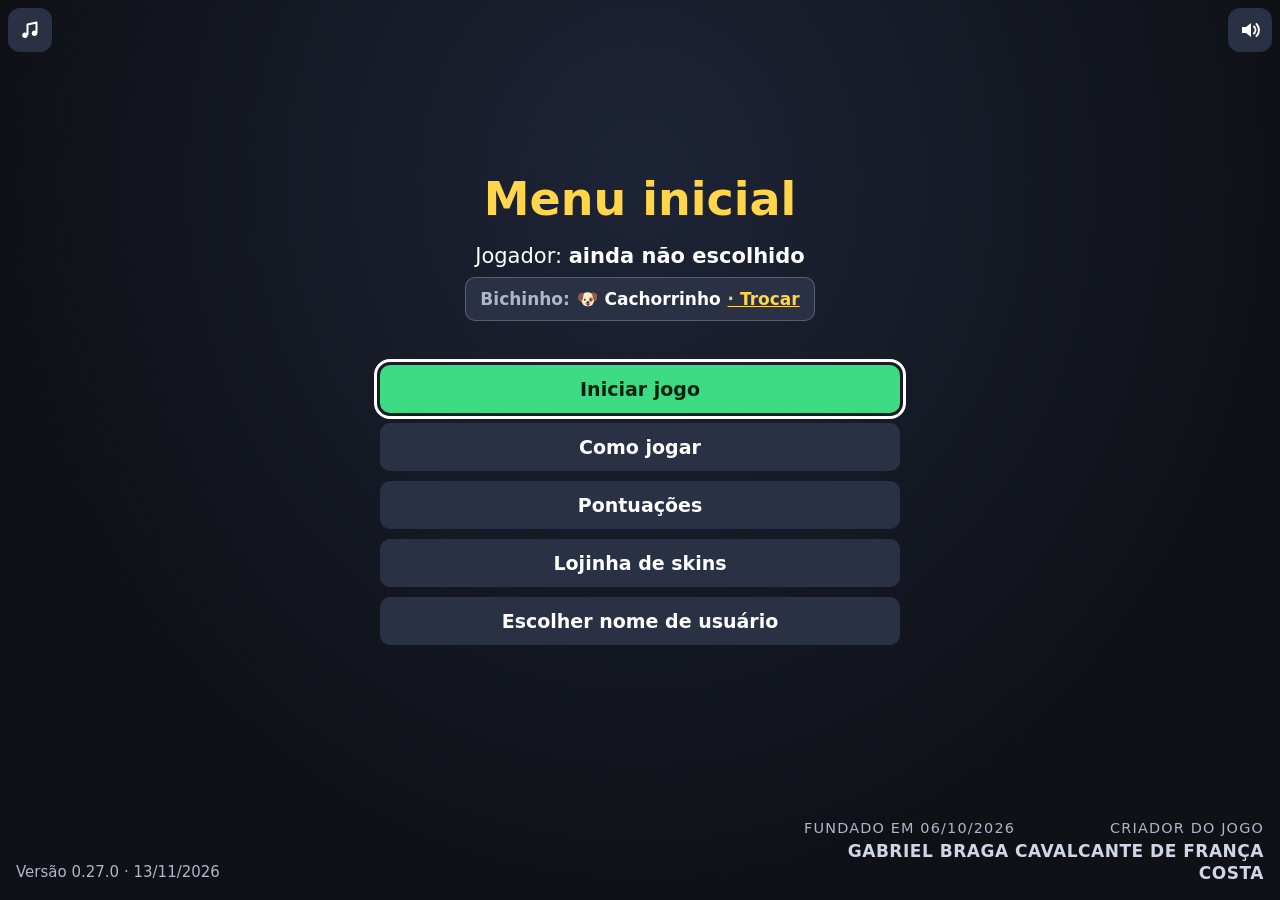
<file: index.html>
<!DOCTYPE html>
<html lang="pt-BR">
<head>
  <meta charset="UTF-8">
  <meta name="viewport" content="width=device-width, initial-scale=1, viewport-fit=cover">
  <title>Jogo do cachorrinho</title>
  <link rel="stylesheet" href="css/style.css">
</head>
<body>
  <noscript><p class="noscript">Este jogo precisa de JavaScript. Ative o JavaScript do navegador e recarregue a página.</p></noscript>

  <main id="stage">
    <header id="hud" aria-label="Placar">
      <div class="hud-left">
        <span class="hud-item">FASE <b id="hud-level">1</b></span>
        <span class="hud-item">RAÇÕES <b id="hud-items">0/5</b></span>
        <span id="hud-bones-item" class="hud-item hidden">OSSOS <b id="hud-bones">0/0</b></span>
        <span id="hud-balls-item" class="hud-item hidden" title="Bolinhas: cada uma vale 50 pontos e foge de você">BOLINHAS <b id="hud-balls">0/0</b></span>
        <span id="hud-points-item" class="hud-item">PONTOS <b id="hud-points">0</b></span>
        <span id="hud-power-item" class="hud-item hidden" role="group" aria-label="Poder do osso: desligado" title="Poder do osso: quanto falta para os carteiros voltarem a ser agentes da carrocinha">PODER <b id="hud-power">—</b></span>
        <span id="hud-stamina" class="hud-item hidden" role="progressbar" aria-label="Fôlego" aria-valuemin="0" aria-valuemax="100" aria-valuenow="100" aria-valuetext="Fôlego: 100%" title="Fôlego: a arrancada (segure Shift, Espaço, o botão Correr ou, no controle, A, RB ou RT) gasta fôlego e ele volta quando você não corre">FÔLEGO<span class="meter" aria-hidden="true"><i id="hud-stamina-fill"></i></span></span>
        <span id="hud-state-live" class="sr-only" role="status" aria-live="polite"></span>
        <span id="hud-state-item" class="hud-item hidden" role="group" aria-label="Estado do gatinho: normal" title="Estado do gatinho: A SALVO num lugar alto, MOLHADO (mais lento, sem arrancada) ou OFEGANTE (sem fôlego)"><b id="hud-state"></b></span>
        <span id="hud-lives" class="hearts" role="img" aria-label="3 vidas">
          <svg class="heart" viewBox="0 0 24 24" aria-hidden="true"><path d="M12 21.35l-1.45-1.32C5.4 15.36 2 12.28 2 8.5 2 5.42 4.42 3 7.5 3c1.74 0 3.41.81 4.5 2.09C13.09 3.81 14.76 3 16.5 3 19.58 3 22 5.42 22 8.5c0 3.78-3.4 6.86-8.55 11.54L12 21.35z"/></svg>
          <svg class="heart" viewBox="0 0 24 24" aria-hidden="true"><path d="M12 21.35l-1.45-1.32C5.4 15.36 2 12.28 2 8.5 2 5.42 4.42 3 7.5 3c1.74 0 3.41.81 4.5 2.09C13.09 3.81 14.76 3 16.5 3 19.58 3 22 5.42 22 8.5c0 3.78-3.4 6.86-8.55 11.54L12 21.35z"/></svg>
          <svg class="heart" viewBox="0 0 24 24" aria-hidden="true"><path d="M12 21.35l-1.45-1.32C5.4 15.36 2 12.28 2 8.5 2 5.42 4.42 3 7.5 3c1.74 0 3.41.81 4.5 2.09C13.09 3.81 14.76 3 16.5 3 19.58 3 22 5.42 22 8.5c0 3.78-3.4 6.86-8.55 11.54L12 21.35z"/></svg>
          <svg class="heart" viewBox="0 0 24 24" aria-hidden="true"><path d="M12 21.35l-1.45-1.32C5.4 15.36 2 12.28 2 8.5 2 5.42 4.42 3 7.5 3c1.74 0 3.41.81 4.5 2.09C13.09 3.81 14.76 3 16.5 3 19.58 3 22 5.42 22 8.5c0 3.78-3.4 6.86-8.55 11.54L12 21.35z"/></svg>
          <svg class="heart" viewBox="0 0 24 24" aria-hidden="true"><path d="M12 21.35l-1.45-1.32C5.4 15.36 2 12.28 2 8.5 2 5.42 4.42 3 7.5 3c1.74 0 3.41.81 4.5 2.09C13.09 3.81 14.76 3 16.5 3 19.58 3 22 5.42 22 8.5c0 3.78-3.4 6.86-8.55 11.54L12 21.35z"/></svg>
        </span>
      </div>
      <div class="hud-right">
        <span id="save-status" class="save-status" aria-hidden="true">✓ salvo</span>
        <span id="hud-up-item" class="hud-item hidden" role="group" aria-label="Reforços ativos" title="Reforços ativos">REFORÇOS <b id="hud-up">0</b></span>
        <span id="hud-bonus-item" class="hud-item" title="Bônus de tempo: 100 pontos até 20 s, menos 10 a cada 10 s (0 depois de 110 s)">BÔNUS <b id="hud-bonus">+100</b></span>
        <span class="hud-item">TEMPO <b id="hud-time">0,0 s</b></span>
        <span id="hud-retry-item" class="hud-item hidden" title="Novas tentativas usadas nesta fase (cada uma custa 100 pontos)">TENTATIVAS <b id="hud-retry">0/3</b></span>
        <button id="btn-save-hud" class="icon-btn" type="button" aria-label="Salvar jogo" title="Salvar jogo">
          <svg viewBox="0 0 24 24" width="18" height="18" aria-hidden="true"><path fill="#fff" d="M5 3h11l4 4v13a1 1 0 0 1-1 1H5a1 1 0 0 1-1-1V4a1 1 0 0 1 1-1zm2 2v5h9V5H7zm5 8a3 3 0 1 0 0 6 3 3 0 0 0 0-6z"/></svg>
        </button>
        <button id="btn-pause" class="icon-btn" type="button" aria-label="Pausar (tecla Esc)" title="Pausar (Esc)"><span></span><span></span></button>
      </div>
    </header>

    <div id="wrap">
      <canvas id="game" width="800" height="576" role="img" aria-label="Área do jogo: um cachorrinho coleta tigelas de ração e ossos e foge dos agentes da carrocinha. Pegar um osso dá poder por alguns segundos: os agentes viram carteiros, que fogem do cachorrinho, e, ao encostar neles, você ganha pontos. A partir da Fase 11 há também gatos, mais ágeis, que ouvem o cachorrinho e fogem dele com o poder do osso. Ossos de cores diferentes dão escudo, gelo, turbo ou ímã. Em algumas fases blocos e paredes deslizam e abrem e fecham as portas, e nas últimas podem esmagar o cachorrinho sem o poder do osso"></canvas>
      <div id="toast" role="status" aria-live="polite"></div>
      <span id="toggle-live" class="sr-only" role="status" aria-live="polite"></span>
      <div id="top-bars">
        <div id="mission-bar" class="hidden" role="group" aria-label="Missão da fase"></div>
        <div id="fx-bar" class="hidden"></div>
      </div>
    </div>
  </main>

  <div id="touch" aria-label="Controle de toque">
    <div id="pad" role="group" aria-label="Controle direcional: arraste o dedo para mover o cachorrinho">
      <i class="arr up"></i><i class="arr down"></i><i class="arr left"></i><i class="arr right"></i>
      <div id="pad-knob"></div>
    </div>
    <button id="btn-run" class="run-btn" type="button" tabindex="-1" aria-label="Correr: segure para dar uma arrancada" title="Correr: segure para dar uma arrancada">Correr</button>
    <p class="rotate-tip">Dica: gire o aparelho para ver o jogo maior.</p>
  </div>

  <!-- Menu inicial -->
  <section id="menu" class="screen page" aria-labelledby="menu-title">
    <div class="panel">
      <h1 id="menu-title">Menu inicial</h1>
      <div class="menu-top">
        <p class="who">Jogador: <strong id="menu-player">ainda não escolhido</strong></p>
        <button id="btn-animal" class="animal-btn" type="button" aria-label="Bichinho: Cachorrinho. Trocar de bichinho"><span class="animal-lbl">Bichinho:</span> <span id="animal-emoji" aria-hidden="true">🐶</span> <strong id="animal-name">Cachorrinho</strong> <span class="animal-change">· Trocar</span></button>
      </div>
      <p id="menu-best" class="muted"></p>
      <p id="menu-progress" class="muted"></p>
      <p id="menu-save" class="saved-info hidden"></p>
      <p id="menu-note" class="note hidden">Este navegador não guarda dados: nome, contas e pontuações valem só até fechar a página.</p>
      <nav class="menu-list" aria-label="Menu principal">
        <button id="btn-continue" class="primary hidden" type="button" data-autofocus>Continuar jogo</button>
        <button id="btn-start" class="primary" type="button" data-autofocus>Iniciar jogo</button>
        <button id="btn-replay" type="button" class="hidden">Jogar fases anteriores</button>
        <button id="btn-howto" type="button">Como jogar</button>
        <button id="btn-scores" type="button">Pontuações</button>
        <button id="btn-shop" type="button">Lojinha de skins</button>
        <button id="btn-name" type="button">Escolher nome de usuário</button>
        <button id="btn-logout" type="button" class="hidden">Sair da conta</button>
      </nav>
      <button id="btn-music" class="sound-corner music-corner" type="button" aria-pressed="true" aria-label="Música: ligada" title="Música: ligada (tecla N)">
        <svg class="mus-on" viewBox="0 0 24 24" width="24" height="24" aria-hidden="true"><path fill="none" stroke="#fff" stroke-width="2" stroke-linejoin="round" d="M9.5 17V6.5l9-2V15"/><circle cx="7" cy="17.2" r="2.7" fill="#fff"/><circle cx="16.5" cy="15.2" r="2.7" fill="#fff"/></svg>
        <svg class="mus-off" viewBox="0 0 24 24" width="24" height="24" aria-hidden="true" hidden><path fill="none" stroke="#fff" stroke-width="2" stroke-linejoin="round" d="M9.5 17V6.5l9-2V15"/><circle cx="7" cy="17.2" r="2.7" fill="#fff"/><circle cx="16.5" cy="15.2" r="2.7" fill="#fff"/><path fill="none" stroke="#ff7a6b" stroke-width="2.4" stroke-linecap="round" d="M4 4l16 16"/></svg>
      </button>
      <button id="btn-sound" class="sound-corner" type="button" aria-pressed="true" aria-label="Som: ligado" title="Som: ligado (tecla M)">
        <svg class="snd-on" viewBox="0 0 24 24" width="24" height="24" aria-hidden="true"><path fill="#fff" d="M4 9v6h4l5 4V5L8 9H4z"/><path fill="none" stroke="#fff" stroke-width="2" stroke-linecap="round" d="M16 8.5a5 5 0 0 1 0 7M18.5 6a8.5 8.5 0 0 1 0 12"/></svg>
        <svg class="snd-off" viewBox="0 0 24 24" width="24" height="24" aria-hidden="true" hidden><path fill="#fff" d="M4 9v6h4l5 4V5L8 9H4z"/><path fill="none" stroke="#ff7a6b" stroke-width="2.4" stroke-linecap="round" d="M16.5 9.5l5 5M21.5 9.5l-5 5"/></svg>
      </button>
    </div>
    <footer class="menu-foot">
      <p id="menu-version" class="version" aria-label="Versão do jogo"></p>
      <button id="btn-update" type="button" class="linky update-note hidden">Tem uma versão nova do jogo. Toque aqui para atualizar.</button>
      <p class="credit"><span class="credit-head"><span id="menu-founded" class="founded"></span><span class="credit-role">Criador do jogo</span></span><strong>GABRIEL BRAGA CAVALCANTE DE FRANÇA COSTA</strong></p>
    </footer>
  </section>

  <!-- Escolher o bichinho (0.17.0): cada bichinho tem o seu jogo de 20 fases -->
  <section id="animals" class="screen page hidden" aria-labelledby="animals-title">
    <div class="panel wide">
      <h1 id="animals-title">Escolha seu bichinho</h1>
      <p id="animals-help" class="muted">Cada bichinho tem as suas fases, pontos e recordes. Você pode jogar qualquer um que já esteja pronto, quando quiser. A lojinha e os petscoin são de todos.</p>
      <div id="animals-list" class="animal-list"></div>
      <div class="menu-list"><button id="btn-animals-back" type="button">Voltar</button></div>
    </div>
  </section>

  <!-- Escolher a fase -->
  <section id="levels" class="screen page hidden" aria-labelledby="levels-title">
    <div class="panel">
      <h1 id="levels-title">Escolher a fase</h1>
      <p id="levels-help" class="muted">Termine uma fase para liberar a próxima. As vidas que sobrarem passam para a fase seguinte, mas aqui você começa a fase escolhida com 3 vidas.</p>
      <div id="levels-list" class="level-list"></div>
      <div class="menu-list"><button id="btn-levels-back" type="button">Voltar</button></div>
    </div>
  </section>

  <!-- Como jogar -->
  <section id="shop" class="screen page hidden" aria-labelledby="shop-title">
    <div class="panel wide">
      <h1 id="shop-title">Lojinha de skins</h1>
      <div class="shop-head"><p id="shop-balance" class="record"></p><p id="shop-msg" class="muted" role="status" aria-live="polite"></p></div>
      <p id="shop-help" class="muted">Cada fase que você completa dá <strong>petiscos</strong> (= <strong>petscoin</strong>), em qualquer jogo: mais na primeira vez e nas fases mais adiantadas, metade ao bater o seu recorde e +2 se não perder nenhuma vida. As skins dos bichinhos e dos objetos custam a partir de 10 petscoin, e cada categoria abre na fase em que ela aparece.</p>
      <div id="shop-games" class="shop-tabs" role="tablist" aria-label="Jogos"></div>
      <div id="shop-cats" class="shop-tabs shop-chips" role="tablist" aria-label="Categorias de skins"></div>
      <p id="shop-note" class="muted"></p>
      <div id="shop-list" class="shop-list" role="tabpanel"></div>
      <div class="menu-list"><button id="btn-shop-back" type="button" class="primary" data-autofocus>Voltar</button></div>
    </div>
  </section>

  <section id="howto" class="screen page hidden" aria-labelledby="howto-title" tabindex="-1" data-scroll>
    <div class="panel">
      <h1 id="howto-title">Como jogar</h1>
      <ol id="howto-steps" class="steps">
        <li><strong>Objetivo:</strong> ajude o cachorrinho a pegar todas as tigelas de ração (e os <strong>ossos</strong>, nas fases em que eles aparecem) e depois chegar à <strong>SAÍDA</strong>. A saída abre quando você pegar tudo; nas fases com <strong>pontos mínimos</strong> (o placar mostra <strong>PONTOS n / meta</strong>), ela abre assim que a sua pontuação na fase chega a essa meta (e, a partir da Fase 11, também a <strong>missão</strong> da fase precisa estar cumprida).</li>
        <li><strong>Mover:</strong> no computador, use as teclas <kbd>W</kbd> <kbd>A</kbd> <kbd>S</kbd> <kbd>D</kbd> ou as setas. No celular ou tablet, arraste o dedo no controle redondo que aparece na tela. <strong>O tempo só começa a contar quando você dá o primeiro passo</strong>: até lá o relógio, os agentes da carrocinha e os blocos ficam parados.</li>
        <li><strong>Cuidado com a carrocinha!</strong> Os agentes da carrocinha patrulham a rua atrás de cachorrinhos. Quando aparecer um <span class="red">!</span> vermelho em cima de um agente, ele fica bem mais rápido e vai atrás do cachorrinho. Se ele encostar no cachorrinho, você perde 1 vida e o cachorrinho volta ao início da fase (da Fase 9 em diante ele renasce onde caiu); o tempo continua contando. As rações que ainda não foram pegas <strong>mudam de lugar</strong>, e elas também ficam em lugares novos a cada jogo.</li>
        <li><strong>Osso e carteiros:</strong> ao pegar um <strong>osso</strong> o cachorrinho ganha um <strong>poder</strong> por alguns segundos: os agentes da carrocinha viram <strong>carteiros</strong> (azuis), ficam mais lentos e <strong>fogem</strong> dele em vez de persegui-lo. Quem encosta num carteiro ganha dele e leva pontos extras. Quando o poder acaba, eles voltam a ser agentes.</li>
        <li><strong>Gatos (a partir da Fase 11):</strong> os <strong>gatos</strong> são mais rápidos e mais espertos que os agentes: <strong>ouvem</strong> o cachorrinho mesmo atrás das paredes, correm para onde ele <strong>vai estar</strong>, dão um <strong>bote</strong> quando chegam perto e <strong>pulam as caixas</strong> que o cachorrinho não pode pular. Encostar num gato também custa 1 vida. Com o poder do osso (o osso branco) eles <strong>fogem</strong> do cachorrinho e dá para <strong>assustá-los</strong>: quem encosta num gato que foge ganha <strong>+100 pontos</strong>. Isso é um extra: <strong>não é preciso assustar ninguém para passar de fase</strong>.</li>
        <li><strong>Missão (a partir da Fase 11):</strong> além dos pontos mínimos, cada fase tem uma <strong>missão</strong> (pegar todos os ossos e/ou pegar um número de rações). Ela aparece numa faixa no alto do jogo, e a saída só abre com a missão cumprida, que ainda dá <strong>pontos extras</strong>.</li>
        <li><strong>Ossos de cores diferentes (a partir da Fase 11):</strong> o osso branco é o de sempre. O <strong>osso de ouro</strong> dá um escudo (nada pega o cachorrinho), o <strong>osso de gelo</strong> congela os agentes e os gatos, o <strong>osso turbo</strong> deixa o cachorrinho mais rápido e o <strong>osso ímã</strong> puxa as rações que estão perto. Os efeitos aparecem numa faixa no alto do jogo.</li>
        <li><strong>Bolinhas (a partir da Fase 2):</strong> cachorro adora bolinha! As <strong>bolinhas coloridas</strong> espalhadas pela fase valem <strong>50 pontos</strong> cada, mas <strong>fogem rolando</strong> quando você chega perto: corra atrás e encoste nelas. Elas não são obrigatórias para abrir a saída.</li>
        <li><strong>Petiscos e skins:</strong> cada fase que você completa dá <strong>petiscos</strong> (= <strong>petscoin</strong>): <strong>a primeira vez</strong> rende mais nas fases mais adiantadas (de 5 na Fase 1 a 24 na Fase 20), <strong>bater o seu recorde</strong> rende a metade, jogar de novo sem recorde rende 1, e terminar <strong>sem perder nenhuma vida</strong> soma +2, guardado no seu nome de usuário. Na <strong>Lojinha de skins</strong>, no menu, troque petiscos por skins (a partir de 10 petscoin): para o cachorrinho (cores, bandana de pirata, capacete de astronauta, capa de super-cão...) e também para os objetos do jogo, como os agentes da carrocinha, as rações e os ossos. A lojinha é uma só, com uma aba para cada jogo, e <strong>cada categoria abre quando você chega à fase em que ela aparece</strong> (as dos gatos, por exemplo, só na Fase 11 do Cachorrinho). As skins só mudam o desenho.</li>
        <li><strong>Bichinhos:</strong> no menu, toque em <strong>Bichinho</strong> para escolher com quem jogar. <strong>Cada bichinho tem as suas próprias 20 fases</strong>, com pontos, recordes, ranking, progresso e jogo salvo só dele: jogar um não mexe nos outros. Você pode escolher qualquer bichinho a qualquer momento, sem precisar terminar nada nos outros, mas <strong>dentro de um bichinho a fase seguinte só abre quando você conclui a anterior</strong>. O <strong>Cachorrinho</strong>, o <strong>Gatinho</strong> e o <strong>Passarinho</strong> já estão prontos. A <strong>lojinha de skins</strong>, os <strong>petscoin</strong>, o nome de usuário e a conta são de todos os bichinhos.</li>
        <li><strong>Reforços:</strong> ao vencer uma fase você escolhe <strong>1 reforço</strong> entre <strong>3 opções sorteadas</strong> (de um conjunto de 6: mais velocidade, poder do osso mais longo, vida extra, mais vidas no máximo, mais proteção ou agentes mais lentos; a partir da Fase 11 entram mais 3: patas de veludo, faro e ímã de ração). Ele fica com você nas fases seguintes; a próxima fase só começa depois da escolha. Começar uma fase pelo menu ou jogá-la de novo começa sem reforços.</li>
        <li><strong>Crescer:</strong> na Fase 1 o cachorrinho é um <strong>filhote</strong> (cabeça grande, coleira vermelha). A cada fase vencida e a cada reforço escolhido ele cresce: vira um cachorro <strong>jovem</strong> (coleira azul) e, por fim, um cachorro <strong>adulto</strong> (coleira verde com plaquinha). É só o desenho: o tamanho de contato e as regras são os mesmos. Na pausa o jogo diz em que fase de crescimento ele está.</li>
        <li><strong>Vidas:</strong> você começa com 3, mostradas por corações vermelhos <span class="red">♥ ♥ ♥</span>, e pode ter de 1 a 5 (até 8 com o reforço <em>Coração maior</em>); <strong>a partir da Fase 11 o máximo sobe até 10</strong>. Alguns itens escondem uma <strong>vida extra</strong> (você só descobre ao pegar o item): cada uma dá +1 vida, até o máximo. As vidas que sobram <strong>passam para a fase seguinte</strong>.</li>
        <li><strong>Sem vidas?</strong> Você tem até <strong>3 novas tentativas</strong> da fase em que está: ela recomeça do zero, com 3 vidas. Cada nova tentativa custa <strong>100 pontos</strong>.</li>
        <li><strong>Pontuação:</strong> cada ração vale 100 pontos, cada osso vale 150, cada carteiro (ou gato) que você assustar com o poder do osso vale mais 100, cada bolinha vale 50 e, nas Fases 11 a 20, cumprir a missão da fase dá um bônus. Quanto mais rápido você termina, maior o <strong>bônus de tempo</strong>: ele diminui a cada 10 segundos a mais, até chegar a 0. Cada vida perdida <strong>desconta pontos</strong>, e a pontuação <strong>pode ficar negativa</strong>. Na mesma fase vale só a sua <strong>maior</strong> pontuação (jogar de novo não soma). Fases diferentes se somam. Para melhorar o recorde de uma fase, use <strong>Jogar fases anteriores</strong> no menu.</li>
        <li><strong>Salvar:</strong> o jogo salva sozinho a cada poucos segundos e quando você pausa ou fecha a página. Você também pode tocar no botão de disquete no topo do jogo, ou em <strong>Salvar jogo</strong> na pausa. Para voltar de onde parou, escolha <strong>Continuar jogo</strong> no menu.</li>
        <li><strong>Pausar:</strong> aperte a tecla <kbd>Esc</kbd> ou <kbd>P</kbd>, o botão <strong>Start</strong> do controle, ou toque no botão de pausa no topo do jogo.</li>
        <li><strong>Som:</strong> o jogo tem efeitos sonoros (o cachorrinho <strong>late</strong> ao completar a fase, com latido de filhote, de jovem ou de adulto conforme o tamanho dele; ração, osso, o agente virando carteiro, ganhar do carteiro, ser pego pela carrocinha, perder e ganhar vida, passar de fase e fim de jogo). O navegador só libera o som depois do seu primeiro toque ou tecla. Para desligar, use o botão <strong>Som</strong> do menu ou da pausa, ou a tecla <kbd>M</kbd>.</li>
        <li><strong>Música:</strong> o menu tem uma música e cada fase de cada bichinho tem a sua; o próprio jogo as toca, sem arquivos de áudio. Ela baixa quando você pausa, some ao vencer ou perder e é interrompida quando você sai da aba. Para desligar só a música e manter os efeitos, use o botão <strong>Música</strong> do menu ou da pausa, ou a tecla <kbd>N</kbd>; o botão <strong>Som</strong> e a tecla <kbd>M</kbd> silenciam tudo.</li>
        <li><strong>Teclado:</strong> <kbd>W</kbd> <kbd>A</kbd> <kbd>S</kbd> <kbd>D</kbd> ou as setas movem; <kbd>Esc</kbd> ou <kbd>P</kbd> pausam (e continuam); <kbd>Ctrl</kbd>+<kbd>S</kbd> salva; <kbd>M</kbd> liga e desliga o som; <kbd>N</kbd> liga e desliga a música. Nos menus, use as setas <kbd>↑</kbd> <kbd>↓</kbd> (ou <kbd>Tab</kbd>) para escolher, <kbd>Enter</kbd> ou <kbd>Espaço</kbd> para confirmar e <kbd>Esc</kbd> para voltar.</li>
        <li><strong>Controle (gamepad):</strong> conecte um controle (Bluetooth ou cabo) e aperte qualquer botão para ele ser reconhecido. O <strong>analógico esquerdo</strong> ou o <strong>direcional</strong> movem o cachorrinho; <strong>Start</strong> pausa e continua; <strong>Y</strong> salva; nos menus, o direcional escolhe, <strong>A</strong> confirma e <strong>B</strong> volta.</li>
        <li><strong>Pontuações:</strong> em <strong>Suas pontuações</strong>, só você vê o que fez. O <strong>ranking do jogo</strong> aparece para todos os jogadores deste aparelho e mostra apenas a melhor pontuação de cada um.</li>
        <li><strong>Conta (opcional):</strong> em <strong>Escolher nome de usuário</strong> você pode criar uma conta com senha (de 4 a 20 caracteres) para proteger o seu nome neste aparelho.</li>
      </ol>
      <div class="menu-list"><button id="btn-howto-back" type="button" class="primary" data-autofocus>Voltar</button></div>
    </div>
  </section>

  <!-- Pontuações -->
  <section id="scores" class="screen page hidden" aria-labelledby="scores-title" tabindex="-1" data-scroll>
    <div class="panel wide">
      <h1 id="scores-title">Pontuações</h1>
      <p id="scores-help" class="muted">Em cada fase vale a sua <strong>maior</strong> pontuação (100 por ração + 150 por osso + 100 por carteiro ou gato assustado + 50 por bolinha + bônus da missão nas Fases 11 a 20 + bônus de tempo − pontos por vida perdida − 100 por nova tentativa). Fases diferentes se somam.</p>
      <div id="scores-private" class="score-private"></div>
      <h2>Ranking do jogo</h2>
      <p id="scores-source" class="muted" role="status" aria-live="polite"></p>
      <div id="scores-public"></div>
      <p id="scores-note" class="note hidden">Não foi possível guardar dados neste navegador. Seus recordes valem só até fechar a página.</p>
      <div class="menu-list"><button id="btn-scores-back" type="button" class="primary" data-autofocus>Voltar</button></div>
    </div>
  </section>

  <!-- Escolher nome de usuário -->
  <section id="name" class="screen page hidden" aria-labelledby="name-title">
    <div class="panel">
      <h1 id="name-title">Escolher nome de usuário</h1>
      <p id="name-tip" class="tip"><strong>Dica:</strong> o nome pode ser o nome de um cachorrinho! Por exemplo: <strong>Totó</strong>.</p>
      <p id="name-why" class="muted hidden">Antes de começar, escolha um nome para guardar as suas pontuações.</p>
      <ol class="steps">
        <li id="name-step1">Pense em um nome. Pode ser o do seu cachorrinho.</li>
        <li>Escreva o nome no campo abaixo (até 16 letras).</li>
        <li>Toque em <strong>Salvar nome</strong>. O jogo vai lembrar dele nas próximas vezes.</li>
      </ol>
      <form id="name-form" autocomplete="off" novalidate>
        <label for="name-input">Nome do jogador</label>
        <input id="name-input" name="player" type="text" maxlength="16" autocomplete="off" autocapitalize="words" autocorrect="off" spellcheck="false" enterkeyhint="done" placeholder="Ex.: Totó" data-autofocus>
        <p id="name-error" class="error" role="alert"></p>
        <div class="row">
          <button type="submit" class="primary">Salvar nome</button>
          <button type="button" id="btn-name-back">Voltar</button>
        </div>
      </form>
      <div id="name-saved" class="hidden">
        <p class="muted">Ou escolha um nome que já foi usado neste aparelho:</p>
        <div id="name-chips" class="chips"></div>
      </div>
      <div class="account-box">
        <p class="muted">Quer proteger o seu nome com uma senha?</p>
        <div class="row">
          <button id="btn-open-register" type="button">Criar conta</button>
          <button id="btn-open-login" type="button">Entrar</button>
        </div>
      </div>
      <p id="name-note" class="note hidden">Não foi possível guardar dados neste navegador. O nome vale só até fechar a página.</p>
    </div>
  </section>

  <!-- Criar conta -->
  <section id="register" class="screen page hidden" aria-labelledby="register-title">
    <div class="panel">
      <h1 id="register-title">Criar conta</h1>
      <p class="muted">Cadastro simples: um nome de usuário e uma senha. Depois é só entrar para jogar com as suas pontuações.</p>
      <form id="register-form" autocomplete="on" novalidate>
        <label for="reg-user">Nome de usuário</label>
        <input id="reg-user" name="username" type="text" maxlength="16" autocomplete="username" autocapitalize="words" autocorrect="off" spellcheck="false" placeholder="Ex.: Totó" data-autofocus>
        <p id="reg-hint" class="hint">Pode ser o nome de um cachorrinho! Até 16 letras ou números.</p>
        <label for="reg-pass">Senha</label>
        <input id="reg-pass" name="password" type="password" autocomplete="new-password" aria-describedby="pass-rules" spellcheck="false">
        <p id="pass-rules" class="hint">De 4 a 20 caracteres. Pode usar letras minúsculas e MAIÚSCULAS, números e símbolos (! @ # $ …). Números e símbolos são opcionais. <span id="reg-count" class="count">0/20</span></p>
        <label for="reg-pass2">Repita a senha</label>
        <input id="reg-pass2" name="password2" type="password" autocomplete="new-password" spellcheck="false">
        <label class="check"><input id="reg-show" type="checkbox"> Mostrar senha</label>
        <p id="reg-error" class="error" role="alert"></p>
        <div class="row">
          <button id="btn-register-submit" type="submit" class="primary">Criar conta</button>
          <button id="btn-register-back" type="button">Voltar</button>
        </div>
      </form>
      <p class="note-soft">A senha não é guardada: o jogo guarda só uma "impressão" dela, e tudo fica neste aparelho. Não dá para entrar em outro celular ou computador, e a senha esquecida não pode ser recuperada.</p>
    </div>
  </section>

  <!-- Entrar -->
  <section id="login" class="screen page hidden" aria-labelledby="login-title">
    <div class="panel">
      <h1 id="login-title">Entrar</h1>
      <form id="login-form" autocomplete="on" novalidate>
        <label for="login-user">Nome de usuário</label>
        <input id="login-user" name="username" type="text" maxlength="16" autocomplete="username" autocapitalize="words" autocorrect="off" spellcheck="false" placeholder="Ex.: Totó" data-autofocus>
        <label for="login-pass">Senha</label>
        <input id="login-pass" name="password" type="password" autocomplete="current-password" spellcheck="false">
        <label class="check"><input id="login-show" type="checkbox"> Mostrar senha</label>
        <p id="login-error" class="error" role="alert"></p>
        <div class="row">
          <button id="btn-login-submit" type="submit" class="primary">Entrar</button>
          <button id="btn-login-back" type="button">Voltar</button>
        </div>
      </form>
      <div class="row">
        <button id="btn-login-to-register" type="button" class="linky">Ainda não tenho conta</button>
        <button id="btn-forgot" type="button" class="linky">Esqueci a senha</button>
      </div>
    </div>
  </section>

  <!-- Esqueci a senha -->
  <section id="forgot" class="screen page hidden" aria-labelledby="forgot-title">
    <div class="panel">
      <h1 id="forgot-title">Esqueci a senha</h1>
      <p id="forgot-text">Este jogo guarda tudo só neste aparelho e não tem como recuperar uma senha. Você pode apagar a conta (com as pontuações, o progresso, o jogo salvo, os petscoin e as skins dela) e criar uma nova.</p>
      <div class="menu-list">
        <button id="btn-forgot-back" type="button" class="primary" data-autofocus>Voltar</button>
        <button id="btn-forgot-delete" type="button" class="danger">Apagar a conta e começar de novo</button>
      </div>
    </div>
  </section>

  <!-- Confirmar novo jogo (já existe um jogo salvo) -->
  <section id="confirm" class="screen page hidden" aria-labelledby="confirm-title">
    <div class="panel">
      <h1 id="confirm-title">Começar um novo jogo?</h1>
      <p id="confirm-text">Já existe um jogo salvo. Se você começar um novo jogo, o progresso salvo será apagado.</p>
      <div class="menu-list">
        <button id="btn-confirm-keep" class="primary" type="button" data-autofocus>Continuar o jogo salvo</button>
        <button id="btn-confirm-new" class="danger" type="button">Apagar e começar de novo</button>
        <button id="btn-confirm-back" type="button">Voltar</button>
      </div>
    </div>
  </section>

  <!-- Pausa -->
  <section id="pause" class="screen hidden" aria-labelledby="pause-title">
    <div class="panel">
      <h1 id="pause-title">Jogo pausado</h1>
      <div class="menu-list">
        <button id="btn-resume" type="button" class="primary" data-autofocus>Continuar</button>
        <button id="btn-save" type="button">Salvar jogo</button>
        <button id="btn-pause-menu" type="button">Voltar ao menu</button>
        <button id="btn-sound-pause" type="button" aria-pressed="true">Som: ligado</button>
        <button id="btn-music-pause" type="button" aria-pressed="true">Música: ligada</button>
      </div>
      <p id="pause-msg" class="muted" role="status" aria-live="polite"></p>
      <p id="pause-up" class="muted"></p>
      <p id="pause-help" class="hint controls-help">Teclado: setas ou WASD movem · Esc ou P pausa · Ctrl+S salva · M liga e desliga o som · N liga e desliga a música.<br>Controle: analógico ou direcional movem · Start pausa · Y salva · A escolhe · B volta.</p>
    </div>
  </section>

  <!-- Vitória -->
  <section id="win" class="screen hidden" aria-labelledby="win-title">
    <div class="panel">
      <h1 id="win-title">Fase 1 concluída!</h1>
      <p class="label">Pontuação da fase</p>
      <p id="win-points" class="big-time"></p>
      <p id="win-breakdown" class="muted"></p>
      <p id="win-personal" class="record"></p>
      <p id="win-general" class="record"></p>
      <p id="win-total" class="muted"></p>
      <p id="win-treat" class="record"></p>
      <p id="win-extra" class="muted"></p>
      <div class="menu-list">
        <button id="btn-next" type="button" class="primary hidden" data-autofocus>Próxima fase</button>
        <button id="btn-again" type="button" data-autofocus>Jogar novamente</button>
        <button id="btn-win-scores" type="button">Pontuações</button>
        <button id="btn-win-menu" type="button">Menu</button>
      </div>
    </div>
  </section>

  <!-- Escolha do reforço (depois da vitória, antes da próxima fase) -->
  <section id="reinforce" class="screen hidden" aria-labelledby="reinforce-title">
    <div class="panel wide">
      <h1 id="reinforce-title">Escolha um reforço</h1>
      <p class="muted">Escolha <strong>1 entre até 3 reforços</strong> sorteados: ele fica com você nas próximas fases.</p>
      <div id="reinforce-list" class="reinforce-list"></div>
      <p id="reinforce-msg" class="muted" role="status" aria-live="polite"></p>
      <div class="menu-list">
        <button id="btn-reinforce-go" type="button" class="primary" disabled>Começar a próxima fase</button>
        <button id="btn-reinforce-back" type="button">Voltar</button>
      </div>
    </div>
  </section>

  <!-- Fim das vidas -->
  <section id="lose" class="screen hidden" aria-labelledby="lose-title">
    <div class="panel">
      <h1 id="lose-title" class="bad">A carrocinha pegou o cachorrinho!</h1>
      <p id="lose-lead">Acabaram as suas vidas.</p>
      <p id="lose-text" class="muted"></p>
      <p id="lose-chances" class="muted"></p>
      <div class="menu-list">
        <button id="btn-retry" type="button" class="primary" data-autofocus>Tentar novamente</button>
        <button id="btn-lose-menu" type="button">Menu</button>
      </div>
    </div>
  </section>

  <script src="js/sound.js"></script>
  <script src="js/music.js"></script>
  <script src="js/music-dog.js"></script>
  <script src="js/music-cat.js"></script>
  <script src="js/music-bird.js"></script>
  <script src="js/themes.js"></script>
  <script src="js/cat-themes.js"></script>
  <script src="js/cat-themes-1.js"></script>
  <script src="js/cat-themes-2.js"></script>
  <script src="js/bird-themes.js"></script>
  <script src="js/bird-themes-1.js"></script>
  <script src="js/bird-themes-2.js"></script>
  <script src="js/cat-art.js"></script>
  <script src="js/bird-art.js"></script>
  <script src="js/profiles.js"></script>
  <script src="js/auth.js"></script>
  <script src="js/records.js"></script>
  <script src="js/config.js"></script>
  <script src="js/board.js"></script>
  <script src="js/version.js"></script>
  <script src="js/update.js"></script>
  <script src="js/cat-levels.js"></script>
  <script src="js/bird-levels.js"></script>
  <script src="js/skins.js"></script>
  <script src="js/skins-dog.js"></script>
  <script src="js/skins-cat.js"></script>
  <script src="js/skins-bird.js"></script>
  <script src="js/game.js"></script>
</body>
</html>
</file>
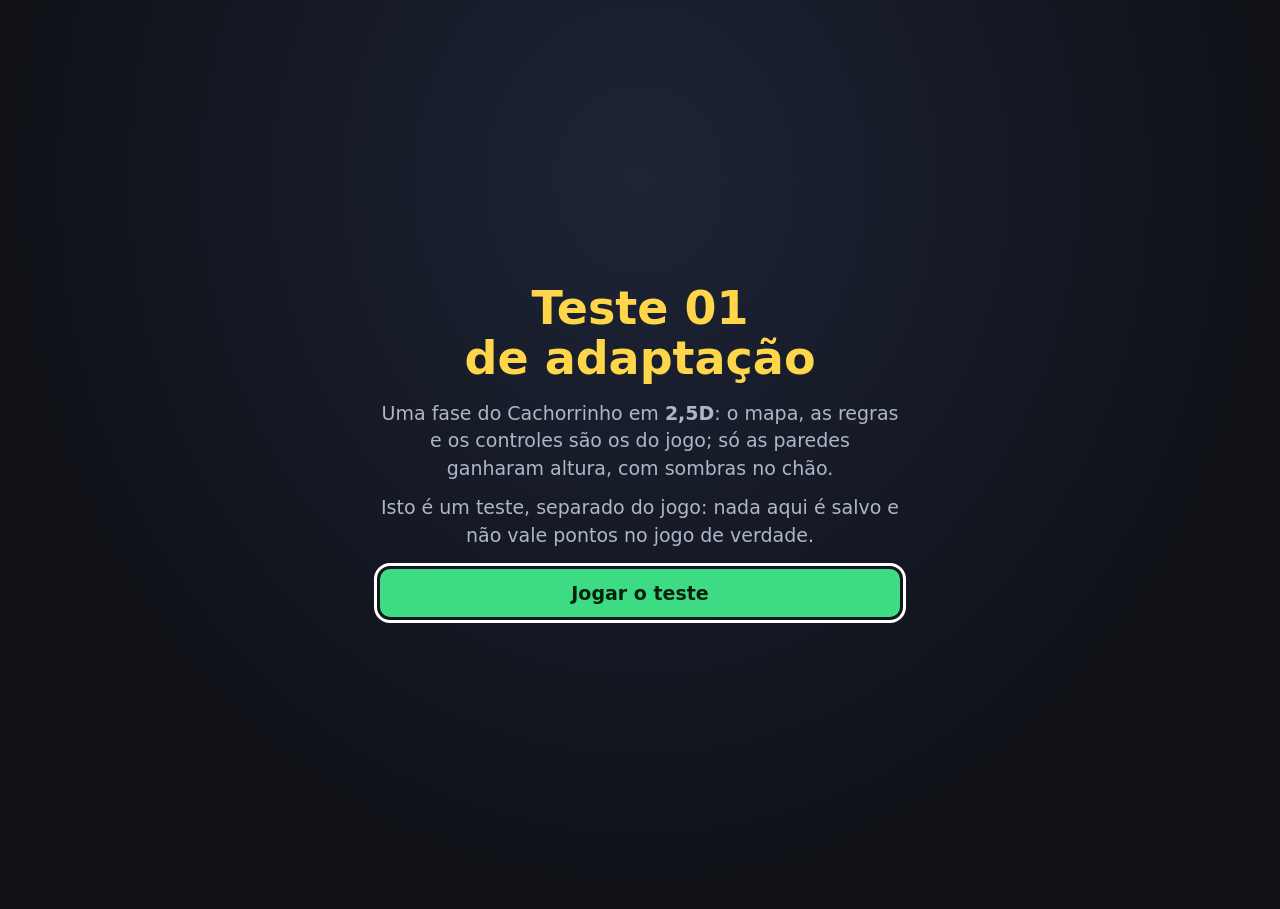
<file: teste-01-adaptacao/index.html>
<!DOCTYPE html>
<html lang="pt-BR">
<head>
  <meta charset="UTF-8">
  <meta name="viewport" content="width=device-width, initial-scale=1, viewport-fit=cover">
  <title>Teste 01 de adaptação</title>
  <link rel="stylesheet" href="../css/style.css">
  <link rel="stylesheet" href="teste.css">
</head>
<body>
  <noscript><p class="noscript">Este jogo precisa de JavaScript. Ative o JavaScript do navegador e recarregue a página.</p></noscript>

  <main id="stage">
    <header id="hud" aria-label="Placar">
      <div class="hud-left">
        <span class="hud-item">TESTE <b id="hud-level">01</b></span>
        <span class="hud-item">RAÇÕES <b id="hud-items">0/5</b></span>
        <span id="hud-bones-item" class="hud-item hidden">OSSOS <b id="hud-bones">0/0</b></span>
        <span id="hud-balls-item" class="hud-item hidden" title="Bolinhas: cada uma vale 50 pontos e foge de você">BOLINHAS <b id="hud-balls">0/0</b></span>
        <span id="hud-points-item" class="hud-item">PONTOS <b id="hud-points">0</b></span>
        <span id="hud-power-item" class="hud-item hidden" role="group" aria-label="Poder do osso: desligado" title="Poder do osso: quanto falta para os carteiros voltarem a ser agentes da carrocinha">PODER <b id="hud-power">—</b></span>
        <span id="hud-stamina" class="hud-item hidden" role="progressbar" aria-label="Fôlego" aria-valuemin="0" aria-valuemax="100" aria-valuenow="100" aria-valuetext="Fôlego: 100%" title="Fôlego: a arrancada (segure Shift, Espaço, o botão Correr ou, no controle, A, RB ou RT) gasta fôlego e ele volta quando você não corre">FÔLEGO<span class="meter" aria-hidden="true"><i id="hud-stamina-fill"></i></span></span>
        <span id="hud-state-live" class="sr-only" role="status" aria-live="polite"></span>
        <span id="hud-state-item" class="hud-item hidden" role="group" aria-label="Estado do gatinho: normal" title="Estado do gatinho: A SALVO num lugar alto, MOLHADO (mais lento, sem arrancada) ou OFEGANTE (sem fôlego)"><b id="hud-state"></b></span>
        <span id="hud-lives" class="hearts" role="img" aria-label="3 vidas">
          <svg class="heart" viewBox="0 0 24 24" aria-hidden="true"><path d="M12 21.35l-1.45-1.32C5.4 15.36 2 12.28 2 8.5 2 5.42 4.42 3 7.5 3c1.74 0 3.41.81 4.5 2.09C13.09 3.81 14.76 3 16.5 3 19.58 3 22 5.42 22 8.5c0 3.78-3.4 6.86-8.55 11.54L12 21.35z"/></svg>
          <svg class="heart" viewBox="0 0 24 24" aria-hidden="true"><path d="M12 21.35l-1.45-1.32C5.4 15.36 2 12.28 2 8.5 2 5.42 4.42 3 7.5 3c1.74 0 3.41.81 4.5 2.09C13.09 3.81 14.76 3 16.5 3 19.58 3 22 5.42 22 8.5c0 3.78-3.4 6.86-8.55 11.54L12 21.35z"/></svg>
          <svg class="heart" viewBox="0 0 24 24" aria-hidden="true"><path d="M12 21.35l-1.45-1.32C5.4 15.36 2 12.28 2 8.5 2 5.42 4.42 3 7.5 3c1.74 0 3.41.81 4.5 2.09C13.09 3.81 14.76 3 16.5 3 19.58 3 22 5.42 22 8.5c0 3.78-3.4 6.86-8.55 11.54L12 21.35z"/></svg>
          <svg class="heart" viewBox="0 0 24 24" aria-hidden="true"><path d="M12 21.35l-1.45-1.32C5.4 15.36 2 12.28 2 8.5 2 5.42 4.42 3 7.5 3c1.74 0 3.41.81 4.5 2.09C13.09 3.81 14.76 3 16.5 3 19.58 3 22 5.42 22 8.5c0 3.78-3.4 6.86-8.55 11.54L12 21.35z"/></svg>
          <svg class="heart" viewBox="0 0 24 24" aria-hidden="true"><path d="M12 21.35l-1.45-1.32C5.4 15.36 2 12.28 2 8.5 2 5.42 4.42 3 7.5 3c1.74 0 3.41.81 4.5 2.09C13.09 3.81 14.76 3 16.5 3 19.58 3 22 5.42 22 8.5c0 3.78-3.4 6.86-8.55 11.54L12 21.35z"/></svg>
        </span>
      </div>
      <div class="hud-right">
        <span id="save-status" class="save-status" aria-hidden="true">✓ salvo</span>
        <span id="hud-up-item" class="hud-item hidden" role="group" aria-label="Reforços ativos" title="Reforços ativos">REFORÇOS <b id="hud-up">0</b></span>
        <span id="hud-bonus-item" class="hud-item" title="Bônus de tempo: 100 pontos até 20 s, menos 10 a cada 10 s (0 depois de 110 s)">BÔNUS <b id="hud-bonus">+100</b></span>
        <span class="hud-item">TEMPO <b id="hud-time">0,0 s</b></span>
        <span id="hud-retry-item" class="hud-item hidden" title="Novas tentativas usadas nesta fase (cada uma custa 100 pontos)">TENTATIVAS <b id="hud-retry">0/3</b></span>
        <button id="btn-save-hud" class="icon-btn" type="button" aria-label="Salvar jogo" title="Salvar jogo">
          <svg viewBox="0 0 24 24" width="18" height="18" aria-hidden="true"><path fill="#fff" d="M5 3h11l4 4v13a1 1 0 0 1-1 1H5a1 1 0 0 1-1-1V4a1 1 0 0 1 1-1zm2 2v5h9V5H7zm5 8a3 3 0 1 0 0 6 3 3 0 0 0 0-6z"/></svg>
        </button>
        <button id="btn-pause" class="icon-btn" type="button" aria-label="Pausar (tecla Esc)" title="Pausar (Esc)"><span></span><span></span></button>
      </div>
    </header>

    <div id="wrap">
      <canvas id="game" width="800" height="576" role="img" aria-label="Área do jogo: um cachorrinho coleta tigelas de ração e ossos e foge dos agentes da carrocinha. Pegar um osso dá poder por alguns segundos: os agentes viram carteiros, que fogem do cachorrinho, e, ao encostar neles, você ganha pontos. A partir da Fase 11 há também gatos, mais ágeis, que ouvem o cachorrinho e fogem dele com o poder do osso. Ossos de cores diferentes dão escudo, gelo, turbo ou ímã. Em algumas fases blocos e paredes deslizam e abrem e fecham as portas, e nas últimas podem esmagar o cachorrinho sem o poder do osso"></canvas>
      <div id="toast" role="status" aria-live="polite"></div>
      <span id="toggle-live" class="sr-only" role="status" aria-live="polite"></span>
      <div id="top-bars">
        <div id="mission-bar" class="hidden" role="group" aria-label="Missão da fase"></div>
        <div id="fx-bar" class="hidden"></div>
      </div>
    </div>
  </main>

  <div id="touch" aria-label="Controle de toque">
    <div id="pad" role="group" aria-label="Controle direcional: arraste o dedo para mover o cachorrinho">
      <i class="arr up"></i><i class="arr down"></i><i class="arr left"></i><i class="arr right"></i>
      <div id="pad-knob"></div>
    </div>
    <button id="btn-run" class="run-btn" type="button" tabindex="-1" aria-label="Correr: segure para dar uma arrancada" title="Correr: segure para dar uma arrancada">Correr</button>
    <p class="rotate-tip">Dica: gire o aparelho para ver o jogo maior.</p>
  </div>

  <!-- Teste 01 de adaptação: a única tela inicial desta página -->
  <section id="teste01" class="screen page" aria-labelledby="t01-title">
    <div class="panel">
      <h1 id="t01-title">Teste 01 de adaptação</h1>
      <p class="muted">Uma fase do Cachorrinho em <strong>2,5D</strong>: o mapa, as regras e os controles são os do jogo; só as paredes ganharam altura, com sombras no chão.</p>
      <p class="muted">Isto é um teste, separado do jogo: nada aqui é salvo e não vale pontos no jogo de verdade.</p>
      <div class="menu-list"><button id="btn-t01-play" type="button" class="primary" data-autofocus>Jogar o teste</button></div>
    </div>
  </section>

  <!-- Menu inicial (não é usado no teste) -->
  <section id="menu" class="screen page" aria-labelledby="menu-title">
    <div class="panel">
      <h1 id="menu-title">Menu inicial</h1>
      <div class="menu-top">
        <p class="who">Jogador: <strong id="menu-player">ainda não escolhido</strong></p>
        <button id="btn-animal" class="animal-btn" type="button" aria-label="Bichinho: Cachorrinho. Trocar de bichinho"><span class="animal-lbl">Bichinho:</span> <span id="animal-emoji" aria-hidden="true">🐶</span> <strong id="animal-name">Cachorrinho</strong> <span class="animal-change">· Trocar</span></button>
      </div>
      <p id="menu-best" class="muted"></p>
      <p id="menu-progress" class="muted"></p>
      <p id="menu-save" class="saved-info hidden"></p>
      <p id="menu-note" class="note hidden">Este navegador não guarda dados: nome, contas e pontuações valem só até fechar a página.</p>
      <nav class="menu-list" aria-label="Menu principal">
        <button id="btn-continue" class="primary hidden" type="button" data-autofocus>Continuar jogo</button>
        <button id="btn-start" class="primary" type="button" data-autofocus>Iniciar jogo</button>
        <button id="btn-replay" type="button" class="hidden">Jogar fases anteriores</button>
        <button id="btn-howto" type="button">Como jogar</button>
        <button id="btn-scores" type="button">Pontuações</button>
        <button id="btn-shop" type="button">Lojinha de skins</button>
        <button id="btn-name" type="button">Escolher nome de usuário</button>
        <button id="btn-logout" type="button" class="hidden">Sair da conta</button>
      </nav>
      <button id="btn-music" class="sound-corner music-corner" type="button" aria-pressed="true" aria-label="Música: ligada" title="Música: ligada (tecla N)">
        <svg class="mus-on" viewBox="0 0 24 24" width="24" height="24" aria-hidden="true"><path fill="none" stroke="#fff" stroke-width="2" stroke-linejoin="round" d="M9.5 17V6.5l9-2V15"/><circle cx="7" cy="17.2" r="2.7" fill="#fff"/><circle cx="16.5" cy="15.2" r="2.7" fill="#fff"/></svg>
        <svg class="mus-off" viewBox="0 0 24 24" width="24" height="24" aria-hidden="true" hidden><path fill="none" stroke="#fff" stroke-width="2" stroke-linejoin="round" d="M9.5 17V6.5l9-2V15"/><circle cx="7" cy="17.2" r="2.7" fill="#fff"/><circle cx="16.5" cy="15.2" r="2.7" fill="#fff"/><path fill="none" stroke="#ff7a6b" stroke-width="2.4" stroke-linecap="round" d="M4 4l16 16"/></svg>
      </button>
      <button id="btn-sound" class="sound-corner" type="button" aria-pressed="true" aria-label="Som: ligado" title="Som: ligado (tecla M)">
        <svg class="snd-on" viewBox="0 0 24 24" width="24" height="24" aria-hidden="true"><path fill="#fff" d="M4 9v6h4l5 4V5L8 9H4z"/><path fill="none" stroke="#fff" stroke-width="2" stroke-linecap="round" d="M16 8.5a5 5 0 0 1 0 7M18.5 6a8.5 8.5 0 0 1 0 12"/></svg>
        <svg class="snd-off" viewBox="0 0 24 24" width="24" height="24" aria-hidden="true" hidden><path fill="#fff" d="M4 9v6h4l5 4V5L8 9H4z"/><path fill="none" stroke="#ff7a6b" stroke-width="2.4" stroke-linecap="round" d="M16.5 9.5l5 5M21.5 9.5l-5 5"/></svg>
      </button>
    </div>
    <footer class="menu-foot">
      <p id="menu-version" class="version" aria-label="Versão do jogo"></p>
      <button id="btn-update" type="button" class="linky update-note hidden">Tem uma versão nova do jogo. Toque aqui para atualizar.</button>
      <p class="credit"><span class="credit-head"><span id="menu-founded" class="founded"></span><span class="credit-role">Criador do jogo</span></span><strong>GABRIEL BRAGA CAVALCANTE DE FRANÇA COSTA</strong></p>
    </footer>
  </section>

  <!-- Escolher o bichinho (0.17.0): cada bichinho tem o seu jogo de 20 fases -->
  <section id="animals" class="screen page hidden" aria-labelledby="animals-title">
    <div class="panel wide">
      <h1 id="animals-title">Escolha seu bichinho</h1>
      <p id="animals-help" class="muted">Cada bichinho tem as suas fases, pontos e recordes. Você pode jogar qualquer um que já esteja pronto, quando quiser. A lojinha e os petscoin são de todos.</p>
      <div id="animals-list" class="animal-list"></div>
      <div class="menu-list"><button id="btn-animals-back" type="button">Voltar</button></div>
    </div>
  </section>

  <!-- Escolher a fase -->
  <section id="levels" class="screen page hidden" aria-labelledby="levels-title">
    <div class="panel">
      <h1 id="levels-title">Escolher a fase</h1>
      <p id="levels-help" class="muted">Termine uma fase para liberar a próxima. As vidas que sobrarem passam para a fase seguinte, mas aqui você começa a fase escolhida com 3 vidas.</p>
      <div id="levels-list" class="level-list"></div>
      <div class="menu-list"><button id="btn-levels-back" type="button">Voltar</button></div>
    </div>
  </section>

  <!-- Como jogar -->
  <section id="shop" class="screen page hidden" aria-labelledby="shop-title">
    <div class="panel wide">
      <h1 id="shop-title">Lojinha de skins</h1>
      <div class="shop-head"><p id="shop-balance" class="record"></p><p id="shop-msg" class="muted" role="status" aria-live="polite"></p></div>
      <p id="shop-help" class="muted">Cada fase que você completa dá <strong>petiscos</strong> (= <strong>petscoin</strong>), em qualquer jogo: mais na primeira vez e nas fases mais adiantadas, metade ao bater o seu recorde e +2 se não perder nenhuma vida. As skins dos bichinhos e dos objetos custam a partir de 10 petscoin, e cada categoria abre na fase em que ela aparece.</p>
      <div id="shop-games" class="shop-tabs" role="tablist" aria-label="Jogos"></div>
      <div id="shop-cats" class="shop-tabs shop-chips" role="tablist" aria-label="Categorias de skins"></div>
      <p id="shop-note" class="muted"></p>
      <div id="shop-list" class="shop-list" role="tabpanel"></div>
      <div class="menu-list"><button id="btn-shop-back" type="button" class="primary" data-autofocus>Voltar</button></div>
    </div>
  </section>

  <section id="howto" class="screen page hidden" aria-labelledby="howto-title" tabindex="-1" data-scroll>
    <div class="panel">
      <h1 id="howto-title">Como jogar</h1>
      <ol id="howto-steps" class="steps">
        <li><strong>Objetivo:</strong> ajude o cachorrinho a pegar todas as tigelas de ração (e os <strong>ossos</strong>, nas fases em que eles aparecem) e depois chegar à <strong>SAÍDA</strong>. A saída abre quando você pegar tudo; nas fases com <strong>pontos mínimos</strong> (o placar mostra <strong>PONTOS n / meta</strong>), ela abre assim que a sua pontuação na fase chega a essa meta (e, a partir da Fase 11, também a <strong>missão</strong> da fase precisa estar cumprida).</li>
        <li><strong>Mover:</strong> no computador, use as teclas <kbd>W</kbd> <kbd>A</kbd> <kbd>S</kbd> <kbd>D</kbd> ou as setas. No celular ou tablet, arraste o dedo no controle redondo que aparece na tela. <strong>O tempo só começa a contar quando você dá o primeiro passo</strong>: até lá o relógio, os agentes da carrocinha e os blocos ficam parados.</li>
        <li><strong>Cuidado com a carrocinha!</strong> Os agentes da carrocinha patrulham a rua atrás de cachorrinhos. Quando aparecer um <span class="red">!</span> vermelho em cima de um agente, ele fica bem mais rápido e vai atrás do cachorrinho. Se ele encostar no cachorrinho, você perde 1 vida e o cachorrinho volta ao início da fase (da Fase 9 em diante ele renasce onde caiu); o tempo continua contando. As rações que ainda não foram pegas <strong>mudam de lugar</strong>, e elas também ficam em lugares novos a cada jogo.</li>
        <li><strong>Osso e carteiros:</strong> ao pegar um <strong>osso</strong> o cachorrinho ganha um <strong>poder</strong> por alguns segundos: os agentes da carrocinha viram <strong>carteiros</strong> (azuis), ficam mais lentos e <strong>fogem</strong> dele em vez de persegui-lo. Quem encosta num carteiro ganha dele e leva pontos extras. Quando o poder acaba, eles voltam a ser agentes.</li>
        <li><strong>Gatos (a partir da Fase 11):</strong> os <strong>gatos</strong> são mais rápidos e mais espertos que os agentes: <strong>ouvem</strong> o cachorrinho mesmo atrás das paredes, correm para onde ele <strong>vai estar</strong>, dão um <strong>bote</strong> quando chegam perto e <strong>pulam as caixas</strong> que o cachorrinho não pode pular. Encostar num gato também custa 1 vida. Com o poder do osso (o osso branco) eles <strong>fogem</strong> do cachorrinho e dá para <strong>assustá-los</strong>: quem encosta num gato que foge ganha <strong>+100 pontos</strong>. Isso é um extra: <strong>não é preciso assustar ninguém para passar de fase</strong>.</li>
        <li><strong>Missão (a partir da Fase 11):</strong> além dos pontos mínimos, cada fase tem uma <strong>missão</strong> (pegar todos os ossos e/ou pegar um número de rações). Ela aparece numa faixa no alto do jogo, e a saída só abre com a missão cumprida, que ainda dá <strong>pontos extras</strong>.</li>
        <li><strong>Ossos de cores diferentes (a partir da Fase 11):</strong> o osso branco é o de sempre. O <strong>osso de ouro</strong> dá um escudo (nada pega o cachorrinho), o <strong>osso de gelo</strong> congela os agentes e os gatos, o <strong>osso turbo</strong> deixa o cachorrinho mais rápido e o <strong>osso ímã</strong> puxa as rações que estão perto. Os efeitos aparecem numa faixa no alto do jogo.</li>
        <li><strong>Bolinhas (a partir da Fase 2):</strong> cachorro adora bolinha! As <strong>bolinhas coloridas</strong> espalhadas pela fase valem <strong>50 pontos</strong> cada, mas <strong>fogem rolando</strong> quando você chega perto: corra atrás e encoste nelas. Elas não são obrigatórias para abrir a saída.</li>
        <li><strong>Petiscos e skins:</strong> cada fase que você completa dá <strong>petiscos</strong> (= <strong>petscoin</strong>): <strong>a primeira vez</strong> rende mais nas fases mais adiantadas (de 5 na Fase 1 a 24 na Fase 20), <strong>bater o seu recorde</strong> rende a metade, jogar de novo sem recorde rende 1, e terminar <strong>sem perder nenhuma vida</strong> soma +2, guardado no seu nome de usuário. Na <strong>Lojinha de skins</strong>, no menu, troque petiscos por skins (a partir de 10 petscoin): para o cachorrinho (cores, bandana de pirata, capacete de astronauta, capa de super-cão...) e também para os objetos do jogo, como os agentes da carrocinha, as rações e os ossos. A lojinha é uma só, com uma aba para cada jogo, e <strong>cada categoria abre quando você chega à fase em que ela aparece</strong> (as dos gatos, por exemplo, só na Fase 11 do Cachorrinho). As skins só mudam o desenho.</li>
        <li><strong>Bichinhos:</strong> no menu, toque em <strong>Bichinho</strong> para escolher com quem jogar. <strong>Cada bichinho tem as suas próprias 20 fases</strong>, com pontos, recordes, ranking, progresso e jogo salvo só dele: jogar um não mexe nos outros. Você pode escolher qualquer bichinho a qualquer momento, sem precisar terminar nada nos outros, mas <strong>dentro de um bichinho a fase seguinte só abre quando você conclui a anterior</strong>. O <strong>Cachorrinho</strong>, o <strong>Gatinho</strong> e o <strong>Passarinho</strong> já estão prontos. A <strong>lojinha de skins</strong>, os <strong>petscoin</strong>, o nome de usuário e a conta são de todos os bichinhos.</li>
        <li><strong>Reforços:</strong> ao vencer uma fase você escolhe <strong>1 reforço</strong> entre <strong>3 opções sorteadas</strong> (de um conjunto de 6: mais velocidade, poder do osso mais longo, vida extra, mais vidas no máximo, mais proteção ou agentes mais lentos; a partir da Fase 11 entram mais 3: patas de veludo, faro e ímã de ração). Ele fica com você nas fases seguintes; a próxima fase só começa depois da escolha. Começar uma fase pelo menu ou jogá-la de novo começa sem reforços.</li>
        <li><strong>Crescer:</strong> na Fase 1 o cachorrinho é um <strong>filhote</strong> (cabeça grande, coleira vermelha). A cada fase vencida e a cada reforço escolhido ele cresce: vira um cachorro <strong>jovem</strong> (coleira azul) e, por fim, um cachorro <strong>adulto</strong> (coleira verde com plaquinha). É só o desenho: o tamanho de contato e as regras são os mesmos. Na pausa o jogo diz em que fase de crescimento ele está.</li>
        <li><strong>Vidas:</strong> você começa com 3, mostradas por corações vermelhos <span class="red">♥ ♥ ♥</span>, e pode ter de 1 a 5 (até 8 com o reforço <em>Coração maior</em>); <strong>a partir da Fase 11 o máximo sobe até 10</strong>. Alguns itens escondem uma <strong>vida extra</strong> (você só descobre ao pegar o item): cada uma dá +1 vida, até o máximo. As vidas que sobram <strong>passam para a fase seguinte</strong>.</li>
        <li><strong>Sem vidas?</strong> Você tem até <strong>3 novas tentativas</strong> da fase em que está: ela recomeça do zero, com 3 vidas. Cada nova tentativa custa <strong>100 pontos</strong>.</li>
        <li><strong>Pontuação:</strong> cada ração vale 100 pontos, cada osso vale 150, cada carteiro (ou gato) que você assustar com o poder do osso vale mais 100, cada bolinha vale 50 e, nas Fases 11 a 20, cumprir a missão da fase dá um bônus. Quanto mais rápido você termina, maior o <strong>bônus de tempo</strong>: ele diminui a cada 10 segundos a mais, até chegar a 0. Cada vida perdida <strong>desconta pontos</strong>, e a pontuação <strong>pode ficar negativa</strong>. Na mesma fase vale só a sua <strong>maior</strong> pontuação (jogar de novo não soma). Fases diferentes se somam. Para melhorar o recorde de uma fase, use <strong>Jogar fases anteriores</strong> no menu.</li>
        <li><strong>Salvar:</strong> o jogo salva sozinho a cada poucos segundos e quando você pausa ou fecha a página. Você também pode tocar no botão de disquete no topo do jogo, ou em <strong>Salvar jogo</strong> na pausa. Para voltar de onde parou, escolha <strong>Continuar jogo</strong> no menu.</li>
        <li><strong>Pausar:</strong> aperte a tecla <kbd>Esc</kbd> ou <kbd>P</kbd>, o botão <strong>Start</strong> do controle, ou toque no botão de pausa no topo do jogo.</li>
        <li><strong>Som:</strong> o jogo tem efeitos sonoros (o cachorrinho <strong>late</strong> ao completar a fase, com latido de filhote, de jovem ou de adulto conforme o tamanho dele; ração, osso, o agente virando carteiro, ganhar do carteiro, ser pego pela carrocinha, perder e ganhar vida, passar de fase e fim de jogo). O navegador só libera o som depois do seu primeiro toque ou tecla. Para desligar, use o botão <strong>Som</strong> do menu ou da pausa, ou a tecla <kbd>M</kbd>.</li>
        <li><strong>Música:</strong> o menu tem uma música e cada fase de cada bichinho tem a sua; o próprio jogo as toca, sem arquivos de áudio. Ela baixa quando você pausa, some ao vencer ou perder e é interrompida quando você sai da aba. Para desligar só a música e manter os efeitos, use o botão <strong>Música</strong> do menu ou da pausa, ou a tecla <kbd>N</kbd>; o botão <strong>Som</strong> e a tecla <kbd>M</kbd> silenciam tudo.</li>
        <li><strong>Teclado:</strong> <kbd>W</kbd> <kbd>A</kbd> <kbd>S</kbd> <kbd>D</kbd> ou as setas movem; <kbd>Esc</kbd> ou <kbd>P</kbd> pausam (e continuam); <kbd>Ctrl</kbd>+<kbd>S</kbd> salva; <kbd>M</kbd> liga e desliga o som; <kbd>N</kbd> liga e desliga a música. Nos menus, use as setas <kbd>↑</kbd> <kbd>↓</kbd> (ou <kbd>Tab</kbd>) para escolher, <kbd>Enter</kbd> ou <kbd>Espaço</kbd> para confirmar e <kbd>Esc</kbd> para voltar.</li>
        <li><strong>Controle (gamepad):</strong> conecte um controle (Bluetooth ou cabo) e aperte qualquer botão para ele ser reconhecido. O <strong>analógico esquerdo</strong> ou o <strong>direcional</strong> movem o cachorrinho; <strong>Start</strong> pausa e continua; <strong>Y</strong> salva; nos menus, o direcional escolhe, <strong>A</strong> confirma e <strong>B</strong> volta.</li>
        <li><strong>Pontuações:</strong> em <strong>Suas pontuações</strong>, só você vê o que fez. O <strong>ranking do jogo</strong> aparece para todos os jogadores deste aparelho e mostra apenas a melhor pontuação de cada um.</li>
        <li><strong>Conta (opcional):</strong> em <strong>Escolher nome de usuário</strong> você pode criar uma conta com senha (de 4 a 20 caracteres) para proteger o seu nome neste aparelho.</li>
      </ol>
      <div class="menu-list"><button id="btn-howto-back" type="button" class="primary" data-autofocus>Voltar</button></div>
    </div>
  </section>

  <!-- Pontuações -->
  <section id="scores" class="screen page hidden" aria-labelledby="scores-title" tabindex="-1" data-scroll>
    <div class="panel wide">
      <h1 id="scores-title">Pontuações</h1>
      <p id="scores-help" class="muted">Em cada fase vale a sua <strong>maior</strong> pontuação (100 por ração + 150 por osso + 100 por carteiro ou gato assustado + 50 por bolinha + bônus da missão nas Fases 11 a 20 + bônus de tempo − pontos por vida perdida − 100 por nova tentativa). Fases diferentes se somam.</p>
      <div id="scores-private" class="score-private"></div>
      <h2>Ranking do jogo</h2>
      <p id="scores-source" class="muted" role="status" aria-live="polite"></p>
      <div id="scores-public"></div>
      <p id="scores-note" class="note hidden">Não foi possível guardar dados neste navegador. Seus recordes valem só até fechar a página.</p>
      <div class="menu-list"><button id="btn-scores-back" type="button" class="primary" data-autofocus>Voltar</button></div>
    </div>
  </section>

  <!-- Escolher nome de usuário -->
  <section id="name" class="screen page hidden" aria-labelledby="name-title">
    <div class="panel">
      <h1 id="name-title">Escolher nome de usuário</h1>
      <p id="name-tip" class="tip"><strong>Dica:</strong> o nome pode ser o nome de um cachorrinho! Por exemplo: <strong>Totó</strong>.</p>
      <p id="name-why" class="muted hidden">Antes de começar, escolha um nome para guardar as suas pontuações.</p>
      <ol class="steps">
        <li id="name-step1">Pense em um nome. Pode ser o do seu cachorrinho.</li>
        <li>Escreva o nome no campo abaixo (até 16 letras).</li>
        <li>Toque em <strong>Salvar nome</strong>. O jogo vai lembrar dele nas próximas vezes.</li>
      </ol>
      <form id="name-form" autocomplete="off" novalidate>
        <label for="name-input">Nome do jogador</label>
        <input id="name-input" name="player" type="text" maxlength="16" autocomplete="off" autocapitalize="words" autocorrect="off" spellcheck="false" enterkeyhint="done" placeholder="Ex.: Totó" data-autofocus>
        <p id="name-error" class="error" role="alert"></p>
        <div class="row">
          <button type="submit" class="primary">Salvar nome</button>
          <button type="button" id="btn-name-back">Voltar</button>
        </div>
      </form>
      <div id="name-saved" class="hidden">
        <p class="muted">Ou escolha um nome que já foi usado neste aparelho:</p>
        <div id="name-chips" class="chips"></div>
      </div>
      <div class="account-box">
        <p class="muted">Quer proteger o seu nome com uma senha?</p>
        <div class="row">
          <button id="btn-open-register" type="button">Criar conta</button>
          <button id="btn-open-login" type="button">Entrar</button>
        </div>
      </div>
      <p id="name-note" class="note hidden">Não foi possível guardar dados neste navegador. O nome vale só até fechar a página.</p>
    </div>
  </section>

  <!-- Criar conta -->
  <section id="register" class="screen page hidden" aria-labelledby="register-title">
    <div class="panel">
      <h1 id="register-title">Criar conta</h1>
      <p class="muted">Cadastro simples: um nome de usuário e uma senha. Depois é só entrar para jogar com as suas pontuações.</p>
      <form id="register-form" autocomplete="on" novalidate>
        <label for="reg-user">Nome de usuário</label>
        <input id="reg-user" name="username" type="text" maxlength="16" autocomplete="username" autocapitalize="words" autocorrect="off" spellcheck="false" placeholder="Ex.: Totó" data-autofocus>
        <p id="reg-hint" class="hint">Pode ser o nome de um cachorrinho! Até 16 letras ou números.</p>
        <label for="reg-pass">Senha</label>
        <input id="reg-pass" name="password" type="password" autocomplete="new-password" aria-describedby="pass-rules" spellcheck="false">
        <p id="pass-rules" class="hint">De 4 a 20 caracteres. Pode usar letras minúsculas e MAIÚSCULAS, números e símbolos (! @ # $ …). Números e símbolos são opcionais. <span id="reg-count" class="count">0/20</span></p>
        <label for="reg-pass2">Repita a senha</label>
        <input id="reg-pass2" name="password2" type="password" autocomplete="new-password" spellcheck="false">
        <label class="check"><input id="reg-show" type="checkbox"> Mostrar senha</label>
        <p id="reg-error" class="error" role="alert"></p>
        <div class="row">
          <button id="btn-register-submit" type="submit" class="primary">Criar conta</button>
          <button id="btn-register-back" type="button">Voltar</button>
        </div>
      </form>
      <p class="note-soft">A senha não é guardada: o jogo guarda só uma "impressão" dela, e tudo fica neste aparelho. Não dá para entrar em outro celular ou computador, e a senha esquecida não pode ser recuperada.</p>
    </div>
  </section>

  <!-- Entrar -->
  <section id="login" class="screen page hidden" aria-labelledby="login-title">
    <div class="panel">
      <h1 id="login-title">Entrar</h1>
      <form id="login-form" autocomplete="on" novalidate>
        <label for="login-user">Nome de usuário</label>
        <input id="login-user" name="username" type="text" maxlength="16" autocomplete="username" autocapitalize="words" autocorrect="off" spellcheck="false" placeholder="Ex.: Totó" data-autofocus>
        <label for="login-pass">Senha</label>
        <input id="login-pass" name="password" type="password" autocomplete="current-password" spellcheck="false">
        <label class="check"><input id="login-show" type="checkbox"> Mostrar senha</label>
        <p id="login-error" class="error" role="alert"></p>
        <div class="row">
          <button id="btn-login-submit" type="submit" class="primary">Entrar</button>
          <button id="btn-login-back" type="button">Voltar</button>
        </div>
      </form>
      <div class="row">
        <button id="btn-login-to-register" type="button" class="linky">Ainda não tenho conta</button>
        <button id="btn-forgot" type="button" class="linky">Esqueci a senha</button>
      </div>
    </div>
  </section>

  <!-- Esqueci a senha -->
  <section id="forgot" class="screen page hidden" aria-labelledby="forgot-title">
    <div class="panel">
      <h1 id="forgot-title">Esqueci a senha</h1>
      <p id="forgot-text">Este jogo guarda tudo só neste aparelho e não tem como recuperar uma senha. Você pode apagar a conta (com as pontuações, o progresso, o jogo salvo, os petscoin e as skins dela) e criar uma nova.</p>
      <div class="menu-list">
        <button id="btn-forgot-back" type="button" class="primary" data-autofocus>Voltar</button>
        <button id="btn-forgot-delete" type="button" class="danger">Apagar a conta e começar de novo</button>
      </div>
    </div>
  </section>

  <!-- Confirmar novo jogo (já existe um jogo salvo) -->
  <section id="confirm" class="screen page hidden" aria-labelledby="confirm-title">
    <div class="panel">
      <h1 id="confirm-title">Começar um novo jogo?</h1>
      <p id="confirm-text">Já existe um jogo salvo. Se você começar um novo jogo, o progresso salvo será apagado.</p>
      <div class="menu-list">
        <button id="btn-confirm-keep" class="primary" type="button" data-autofocus>Continuar o jogo salvo</button>
        <button id="btn-confirm-new" class="danger" type="button">Apagar e começar de novo</button>
        <button id="btn-confirm-back" type="button">Voltar</button>
      </div>
    </div>
  </section>

  <!-- Pausa -->
  <section id="pause" class="screen hidden" aria-labelledby="pause-title">
    <div class="panel">
      <h1 id="pause-title">Jogo pausado</h1>
      <div class="menu-list">
        <button id="btn-resume" type="button" class="primary" data-autofocus>Continuar</button>
        <button id="btn-save" type="button">Salvar jogo</button>
        <button id="btn-pause-menu" type="button">Voltar ao menu</button>
        <button id="btn-sound-pause" type="button" aria-pressed="true">Som: ligado</button>
        <button id="btn-music-pause" type="button" aria-pressed="true">Música: ligada</button>
      </div>
      <p id="pause-msg" class="muted" role="status" aria-live="polite"></p>
      <p id="pause-up" class="muted"></p>
      <p id="pause-help" class="hint controls-help">Teclado: setas ou WASD movem · Esc ou P pausa · Ctrl+S salva · M liga e desliga o som · N liga e desliga a música.<br>Controle: analógico ou direcional movem · Start pausa · Y salva · A escolhe · B volta.</p>
    </div>
  </section>

  <!-- Vitória -->
  <section id="win" class="screen hidden" aria-labelledby="win-title">
    <div class="panel">
      <h1 id="win-title">Fase 1 concluída!</h1>
      <p class="label">Pontuação da fase</p>
      <p id="win-points" class="big-time"></p>
      <p id="win-breakdown" class="muted"></p>
      <p id="win-personal" class="record"></p>
      <p id="win-general" class="record"></p>
      <p id="win-total" class="muted"></p>
      <p id="win-treat" class="record"></p>
      <p id="win-extra" class="muted"></p>
      <div class="menu-list">
        <button id="btn-next" type="button" class="primary hidden" data-autofocus>Próxima fase</button>
        <button id="btn-again" type="button" data-autofocus>Jogar novamente</button>
        <button id="btn-win-scores" type="button">Pontuações</button>
        <button id="btn-win-menu" type="button">Menu</button>
      </div>
    </div>
  </section>

  <!-- Escolha do reforço (depois da vitória, antes da próxima fase) -->
  <section id="reinforce" class="screen hidden" aria-labelledby="reinforce-title">
    <div class="panel wide">
      <h1 id="reinforce-title">Escolha um reforço</h1>
      <p class="muted">Escolha <strong>1 entre até 3 reforços</strong> sorteados: ele fica com você nas próximas fases.</p>
      <div id="reinforce-list" class="reinforce-list"></div>
      <p id="reinforce-msg" class="muted" role="status" aria-live="polite"></p>
      <div class="menu-list">
        <button id="btn-reinforce-go" type="button" class="primary" disabled>Começar a próxima fase</button>
        <button id="btn-reinforce-back" type="button">Voltar</button>
      </div>
    </div>
  </section>

  <!-- Fim das vidas -->
  <section id="lose" class="screen hidden" aria-labelledby="lose-title">
    <div class="panel">
      <h1 id="lose-title" class="bad">A carrocinha pegou o cachorrinho!</h1>
      <p id="lose-lead">Acabaram as suas vidas.</p>
      <p id="lose-text" class="muted"></p>
      <p id="lose-chances" class="muted"></p>
      <div class="menu-list">
        <button id="btn-retry" type="button" class="primary" data-autofocus>Tentar novamente</button>
        <button id="btn-lose-menu" type="button">Menu</button>
      </div>
    </div>
  </section>

  <script src="../js/sound.js"></script>
  <script src="../js/music.js"></script>
  <script src="../js/music-dog.js"></script>
  <script src="../js/music-cat.js"></script>
  <script src="../js/music-bird.js"></script>
  <script src="../js/themes.js"></script>
  <script src="../js/cat-themes.js"></script>
  <script src="../js/cat-themes-1.js"></script>
  <script src="../js/cat-themes-2.js"></script>
  <script src="../js/bird-themes.js"></script>
  <script src="../js/bird-themes-1.js"></script>
  <script src="../js/bird-themes-2.js"></script>
  <script src="../js/cat-art.js"></script>
  <script src="../js/bird-art.js"></script>
  <script src="../js/profiles.js"></script>
  <script src="../js/auth.js"></script>
  <script src="../js/records.js"></script>
  <script src="../js/config.js"></script>
  <script src="../js/board.js"></script>
  <script src="../js/version.js"></script>
  <script src="../js/update.js"></script>
  <script src="../js/cat-levels.js"></script>
  <script src="../js/bird-levels.js"></script>
  <script src="../js/skins.js"></script>
  <script src="../js/skins-dog.js"></script>
  <script src="../js/skins-cat.js"></script>
  <script src="../js/skins-bird.js"></script>
  <script src="game25d.js"></script>
</body>
</html>
</file>
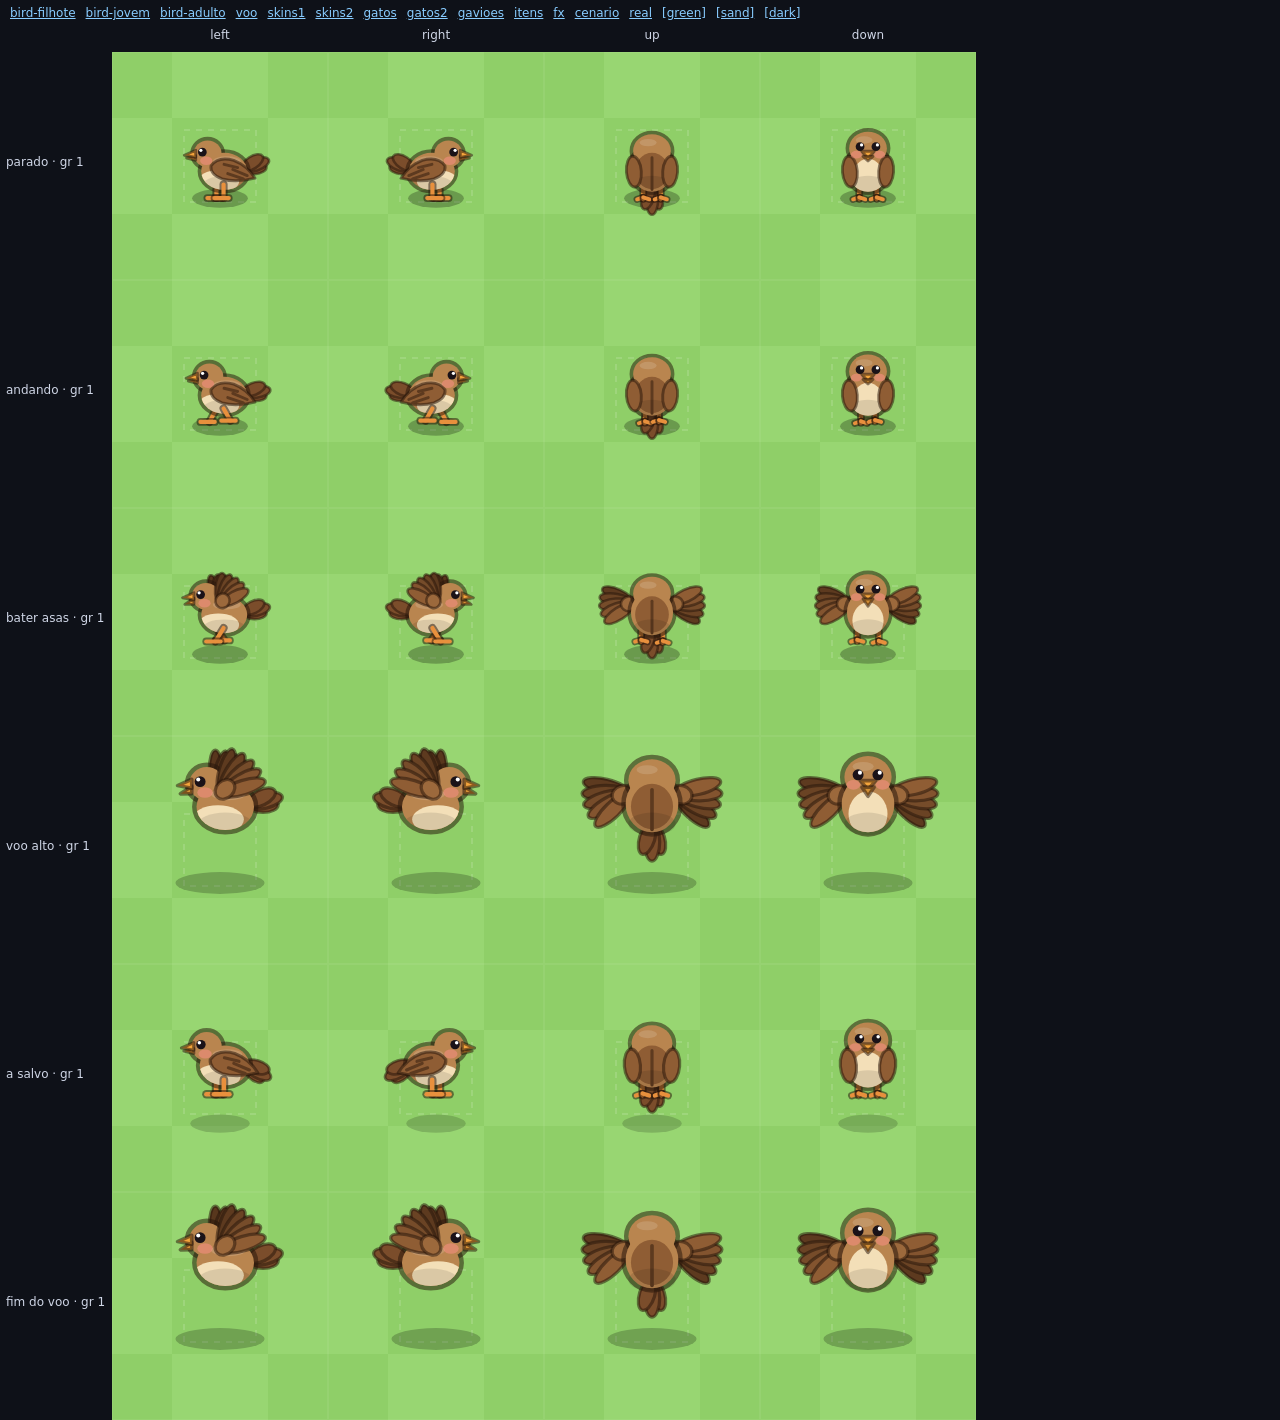
<file: tools/bird-preview/art.html>
<!doctype html>
<html lang="pt-BR">
<head>
<meta charset="utf-8">
<meta name="viewport" content="width=device-width,initial-scale=1">
<title>Prévia dos desenhos do Passarinho</title>
<style>
  body { margin: 0; background: #0e1118; color: #dde; font: 12px system-ui, sans-serif; }
  #sheet { display: block; }
  nav { padding: 6px 10px; }
  nav a { color: #8cf; margin-right: 10px; }
</style>
</head>
<body>
<nav id="nav"></nav>
<canvas id="sheet"></canvas>
<script src="../../js/bird-art.js"></script>
<script>
// Folha de prévia de js/bird-art.js (0.20.0). Uso: art.html?sec=bird-adulto&bg=green&z=3  (sec: bird-filhote, bird-jovem, bird-adulto, voo, skins1, skins2, gatos, gatos2, gavioes, itens, fx, cenario, real;
// bg: green, sand ou dark; z: zoom; time: segundos; calm=1: reduzir movimento). Quem tira as capturas é tools/bird-preview/shoot-art.js.
(function () {
  const q = new URLSearchParams(location.search);
  const SECS = ["bird-filhote", "bird-jovem", "bird-adulto", "voo", "skins1", "skins2", "gatos", "gatos2", "gavioes", "itens", "fx", "cenario", "real"];
  const sec = q.get("sec") || "bird-adulto", bg = ["dark", "sand"].includes(q.get("bg")) ? q.get("bg") : "green", calm = q.get("calm") === "1";
  const Z = +(q.get("z") || (sec === "real" ? 1 : 3)), T = +(q.get("time") || 0.31);
  document.getElementById("nav").innerHTML = SECS.map((s) => `<a href="?sec=${s}&bg=${bg}">${s}</a>`).join("") + ["green", "sand", "dark"].map((b) => `<a href="?sec=${sec}&bg=${b}">[${b}]</a>`).join("");
  const cv = document.getElementById("sheet"), ctx = cv.getContext("2d");
  const COLORS = { green: ["#8fcf68", "#98d672"], sand: ["#e3d6a8", "#eadfb6"], dark: ["#1d2330", "#252c3b"] }[bg];
  const LABW = 112; // largura da coluna de rótulos (px da tela)
  let W = 0, H = 0, CW = 0, CH = 0;
  function setup(cols, rows, cw, ch) { CW = cw * Z; CH = ch * Z; W = LABW + cols * CW; H = 26 + rows * CH; cv.width = W; cv.height = H; cv.style.width = W + "px"; cv.style.height = H + "px"; ctx.fillStyle = "#0e1118"; ctx.fillRect(0, 0, W, H); }
  function head(col, text) { ctx.fillStyle = "#cfd6e6"; ctx.font = "12px system-ui, sans-serif"; ctx.textAlign = "center"; ctx.fillText(text, LABW + col * CW + CW / 2, 13); }
  function rowLabel(row, text) { ctx.fillStyle = "#cfd6e6"; ctx.font = "12px system-ui, sans-serif"; ctx.textAlign = "left"; ctx.fillText(text, 6, 26 + row * CH + CH / 2); }
  function cell(col, row, fn) { // (0, 0) do desenho = centro da célula; o chão é xadrez de 32 px como no jogo
    const x = LABW + col * CW, y = 26 + row * CH;
    ctx.save(); ctx.beginPath(); ctx.rect(x, y, CW, CH); ctx.clip();
    const t = 32 * Z, ox = x + CW / 2 - t / 2, oy = y + CH / 2 - t / 2;
    for (let yy = oy - Math.ceil((oy - y) / t) * t; yy < y + CH; yy += t) for (let xx = ox - Math.ceil((ox - x) / t) * t; xx < x + CW; xx += t) { ctx.fillStyle = COLORS[(Math.round((xx - ox) / t) + Math.round((yy - oy) / t)) & 1 ? 1 : 0]; ctx.fillRect(xx, yy, t, t); }
    ctx.translate(x + CW / 2, y + CH / 2); ctx.scale(Z, Z);
    fn();
    ctx.restore();
    ctx.strokeStyle = "rgba(255,255,255,.06)"; ctx.strokeRect(x + 0.5, y + 0.5, CW - 1, CH - 1);
  }
  const has = (n) => typeof BirdArt[n] === "function";
  const bird = (facing, o, moving) => BirdArt.drawBird(ctx, { x: -12, y: -12, w: 24, h: 24, facing, moving: !!moving }, Object.assign({ time: T, calm }, o));
  const box = () => { ctx.strokeStyle = "rgba(255,255,255,.18)"; ctx.setLineDash([2, 2]); ctx.lineWidth = 0.5; ctx.strokeRect(-12, -12, 24, 24); ctx.setLineDash([]); }; // a caixa de 24×24 (só na prévia)
  const DIRS = ["left", "right", "up", "down"];
  const STATES = [["parado", {}, false], ["andando", {}, true], ["bater asas", { flap: true }, true], ["voo alto", { flying: 1 }, true], ["a salvo", { safe: true }, false], ["fim do voo", { flying: 1, blink: true }, true]];

  if (sec.startsWith("bird-")) {
    const gr = { "bird-filhote": 0.1, "bird-jovem": 0.5, "bird-adulto": 1 }[sec] ?? 1;
    const only = q.get("rows") ? q.get("rows").split(",").map(Number) : null, SH = STATES.filter((_, i) => !only || only.includes(i)); // rows=0,5: só esses estados (para ver de perto)
    setup(4, SH.length, 72, 76);
    DIRS.forEach((d, c) => head(c, d));
    SH.forEach(([name, o, mv], r) => { rowLabel(r, name + " · gr " + gr); DIRS.forEach((d, c) => cell(c, r, () => { box(); bird(d, Object.assign({ gr }, o), mv); })); });
  } else if (sec === "voo") {
    setup(8, 4, 72, 80);
    const fl = [0, 0.3, 0.6, 1], times = [0.05, 0.12, 0.2, 0.3, 0.4, 0.5, 0.6, 0.7];
    times.forEach((t, c) => head(c, "t = " + t));
    fl.forEach((f, r) => { rowLabel(r, "voo " + f + " (lado)"); times.forEach((t, c) => cell(c, r, () => { box(); BirdArt.drawBird(ctx, { x: -12, y: -12, w: 24, h: 24, facing: "right", moving: true }, { time: t, calm, flying: f }); })); });
  } else if (sec === "skins1" || sec === "skins2") {
    const list = BirdArt.SKINS.slice(sec === "skins1" ? 0 : 6, sec === "skins1" ? 6 : 12);
    setup(9, list.length, 60, 60);
    ["left", "right", "up", "down", "filhote →", "andando →", "voo →", "bater asas →", "a salvo →"].forEach((t, c) => head(c, t));
    list.forEach((s, r) => {
      rowLabel(r, s.name + " (" + s.price + ")");
      DIRS.forEach((d, c) => cell(c, r, () => bird(d, { skin: s.id }, false)));
      cell(4, r, () => bird("right", { skin: s.id, gr: 0.1 }, false)); cell(5, r, () => bird("right", { skin: s.id }, true)); cell(6, r, () => bird("right", { skin: s.id, flying: 1 }, true));
      cell(7, r, () => bird("down", { skin: s.id, flap: true }, true)); cell(8, r, () => bird("right", { skin: s.id, safe: true }, false));
    });
  } else if (sec === "gatos" && has("drawFoeCat")) {
    const modes = ["patrol", "chase", "flee", "search", "idle", "frozen", "slow"], rows = ["small", "medium", "large"];
    setup(modes.length, rows.length, 84, 64);
    modes.forEach((m, c) => head(c, m));
    rows.forEach((size, r) => {
      rowLabel(r, "gato · " + size);
      modes.forEach((m, c) => cell(c, r, () => BirdArt.drawFoeCat(ctx, { x: 0, y: 0, dir: 1, mode: m === "frozen" || m === "slow" ? "patrol" : m, size, frozen: m === "frozen", slow: m === "slow", idx: 0 }, { time: T, calm })));
    });
  } else if (sec === "gatos2" && has("drawFoeCat")) {
    setup(4, 3, 84, 64);
    ["patrol", "chase", "flee"].forEach((m, r) => { rowLabel(r, m + " (olha p/ esq.)"); for (let i = 0; i < 4; i++) { if (r === 0) head(i, "idx " + i); cell(i, r, () => BirdArt.drawFoeCat(ctx, { x: 0, y: 0, dir: -1, mode: m, size: "medium", idx: i }, { time: T + i * 0.2, calm })); } });
  } else if (sec === "gavioes" && has("drawHawk")) {
    const modes = ["patrol", "chase", "search", "idle", "diving", "frozen", "slow"];
    setup(modes.length, 3, 96, 76);
    modes.forEach((m, c) => head(c, m));
    for (let i = 0; i < 3; i++) { rowLabel(i, "gavião idx " + i); modes.forEach((m, c) => cell(c, i, () => BirdArt.drawHawk(ctx, { x: 0, y: 0, dir: i === 1 ? -1 : 1, mode: ["diving", "frozen", "slow"].includes(m) ? "patrol" : m, diving: m === "diving", frozen: m === "frozen", slow: m === "slow", idx: i }, { time: T + c * 0.13, calm }))); }
  } else if (sec === "itens" && has("drawSeed")) {
    setup(10, 6, 52, 52);
    rowLabel(0, "semente (var 0-2)"); rowLabel(1, "minhoca (hue 0-3)"); rowLabel(2, "minhoca andando"); rowLabel(3, "minhoca enterrada"); rowLabel(4, "fruto (t, t+0,6)"); rowLabel(5, "ninho/postos");
    for (let v = 0; v < 3; v++) for (let k = 0; k < 2; k++) cell(v * 2 + k, 0, () => BirdArt.drawSeed(ctx, { x: -8, y: -8, variant: v }, { time: T + k * 0.55, calm }));
    for (let h = 0; h < 4; h++) cell(h, 1, () => BirdArt.drawWorm(ctx, { x: 0, y: 0, vx: 0, vy: 0, hue: h }, { time: T, calm, r: 8 }));
    for (let a = 0; a < 8; a++) cell(a, 2, () => BirdArt.drawWorm(ctx, { x: 0, y: 0, vx: Math.cos(a * Math.PI / 4) * 120, vy: Math.sin(a * Math.PI / 4) * 120, hue: a }, { time: T, calm, r: 8 }));
    for (let h = 0; h < 3; h++) cell(h, 3, () => BirdArt.drawWorm(ctx, { x: 0, y: 0, vx: 0, vy: 0, hue: h }, { time: T, calm, r: 8, hidden: true }));
    ["scare", "gold", "ice", "turbo", "magnet"].forEach((k, i) => { cell(i, 4, () => BirdArt.drawFruit(ctx, { x: -8, y: -8, kind: k }, { time: T, calm })); cell(5 + i, 4, () => BirdArt.drawFruit(ctx, { x: -8, y: -8, kind: k }, { time: T + 0.6, calm })); });
    cell(0, 5, () => BirdArt.drawPost(ctx, 0, 0, { kind: "cat" })); cell(1, 5, () => BirdArt.drawPost(ctx, 0, 0, { kind: "hawk" }));
  } else if (sec === "fx" && has("drawFx")) {
    const kinds = ["flap", "dust", "feather", "sparkle", "gust", "land", "peck", "shadow"], ts = [0.1, 0.3, 0.5, 0.7, 0.9];
    setup(ts.length, kinds.length, 72, 64);
    ts.forEach((t, c) => head(c, "t = " + t));
    kinds.forEach((k, r) => { rowLabel(r, k); ts.forEach((t, c) => cell(c, r, () => { if (k !== "shadow") bird("right", { flap: k === "flap" || k === "dust" }, false); BirdArt.drawFx(ctx, k, 0, 0, k === "shadow" ? 0.2 + t * 0.8 : t, { calm, facing: "right" }); })); });
  } else if (sec === "cenario" && has("drawNest")) {
    setup(4, 4, 140, 110);
    const rows = [["ninho fechado", { open: false }], ["ninho aberto", { open: true }], ["ninho em pé", { open: true, w: 32, h: 96 }], ["poleiros", null]];
    rows.forEach(([name], r) => rowLabel(r, name));
    cell(0, 0, () => BirdArt.drawNest(ctx, -48, -16, { open: false, time: T, calm })); cell(1, 0, () => BirdArt.drawNest(ctx, -48, -16, { open: true, time: T, calm }));
    cell(2, 0, () => BirdArt.drawNest(ctx, -48, -16, { open: true, time: T, calm, look: { deco: "stars" } })); cell(3, 0, () => BirdArt.drawNest(ctx, -48, -16, { open: false, time: T, calm, look: { deco: "rainbow" } }));
    cell(0, 1, () => BirdArt.drawNest(ctx, -48, -16, { open: true, time: T, calm, look: { deco: "stripes" } })); cell(1, 1, () => BirdArt.drawNest(ctx, -48, -16, { open: true, time: T, calm, look: { deco: "frame" } }));
    cell(2, 1, () => BirdArt.drawNest(ctx, -16, -42, { open: true, w: 32, h: 96, time: T, calm })); cell(3, 1, () => BirdArt.drawNest(ctx, -16, -42, { open: false, w: 32, h: 96, time: T, calm }));
    ["branch", "bamboo", "swing", "house"].forEach((s, i) => cell(i, 2, () => { BirdArt.drawRoost(ctx, -16, -16, { look: { style: s } }); bird("right", { safe: true }, false); }));
    ["branch", "bamboo", "swing", "house"].forEach((s, i) => cell(i, 3, () => { BirdArt.drawRoost(ctx, -16, -16, { look: { style: s } }); }));
  } else { // real: tamanho de verdade (zoom 1) em chão do jogo: o passarinho nos 3 estágios e 4 direções, as 12 skins, os gatos, os gaviões, as sementes, os frutos
    setup(1, 1, 880, 190);
    cell(0, 0, () => {
      ctx.translate(-440, -90);
      const b1 = (x, y, d, o, mv) => BirdArt.drawBird(ctx, { x, y, w: 24, h: 24, facing: d, moving: !!mv }, Object.assign({ time: T, calm }, o));
      [0.05, 0.5, 1].forEach((g, i) => DIRS.forEach((d, j) => b1(8 + (i * 4 + j) * 36, 4, d, { gr: g }, (i + j) % 2 === 0)));
      b1(8 + 12 * 36, 4, "right", { gr: 1, flap: true }, true); b1(8 + 13 * 36, 4, "right", { gr: 1, flying: 1 }, true); b1(8 + 14 * 36, 4, "right", { gr: 1, safe: true }, false); b1(8 + 15 * 36, 4, "down", { gr: 1, flying: 1 }, true);
      BirdArt.SKINS.forEach((s, n) => b1(8 + n * 36, 42, n % 2 ? "left" : "right", { skin: s.id }, false));
      let x = 20;
      if (has("drawFoeCat")) { for (const m of ["patrol", "chase", "flee", "search", "idle"]) { BirdArt.drawFoeCat(ctx, { x: x + 12, y: 88, dir: 1, mode: m, size: "medium", idx: 1 }, { time: T, calm }); x += 42; } for (const sz of ["small", "large"]) { BirdArt.drawFoeCat(ctx, { x: x + 12, y: 88, dir: 1, mode: "patrol", size: sz, idx: 0 }, { time: T, calm }); x += 46; } }
      if (has("drawHawk")) for (const m of ["patrol", "chase", "search"]) { BirdArt.drawHawk(ctx, { x: x + 24, y: 82, dir: 1, mode: m, idx: 0 }, { time: T, calm }); x += 56; }
      if (has("drawPost")) { BirdArt.drawPost(ctx, x + 20, 88, { kind: "cat" }); BirdArt.drawPost(ctx, x + 70, 88, { kind: "hawk" }); }
      x = 20;
      if (has("drawSeed")) { for (let v = 0; v < 3; v++) { BirdArt.drawSeed(ctx, { x, y: 124, variant: v }, { time: T, calm }); x += 28; } x += 10; ["scare", "gold", "ice", "turbo", "magnet"].forEach((k, i) => BirdArt.drawFruit(ctx, { x: x + i * 28, y: 124, kind: k }, { time: T, calm })); x += 150; for (let h = 0; h < 4; h++) BirdArt.drawWorm(ctx, { x: x + h * 26, y: 132, vx: h < 2 ? 100 : 0, vy: 0, hue: h }, { time: T, calm, r: 8 }); BirdArt.drawWorm(ctx, { x: x + 4 * 26, y: 132, vx: 0, vy: 0, hue: 1 }, { time: T, calm, r: 8, hidden: true }); }
      if (has("drawNest")) { BirdArt.drawNest(ctx, 600, 118, { open: true, time: T, calm }); BirdArt.drawNest(ctx, 710, 118, { open: false, time: T, calm }); }
    });
  }
  window.__ready = true;
})();
</script>
</body>
</html>
</file>
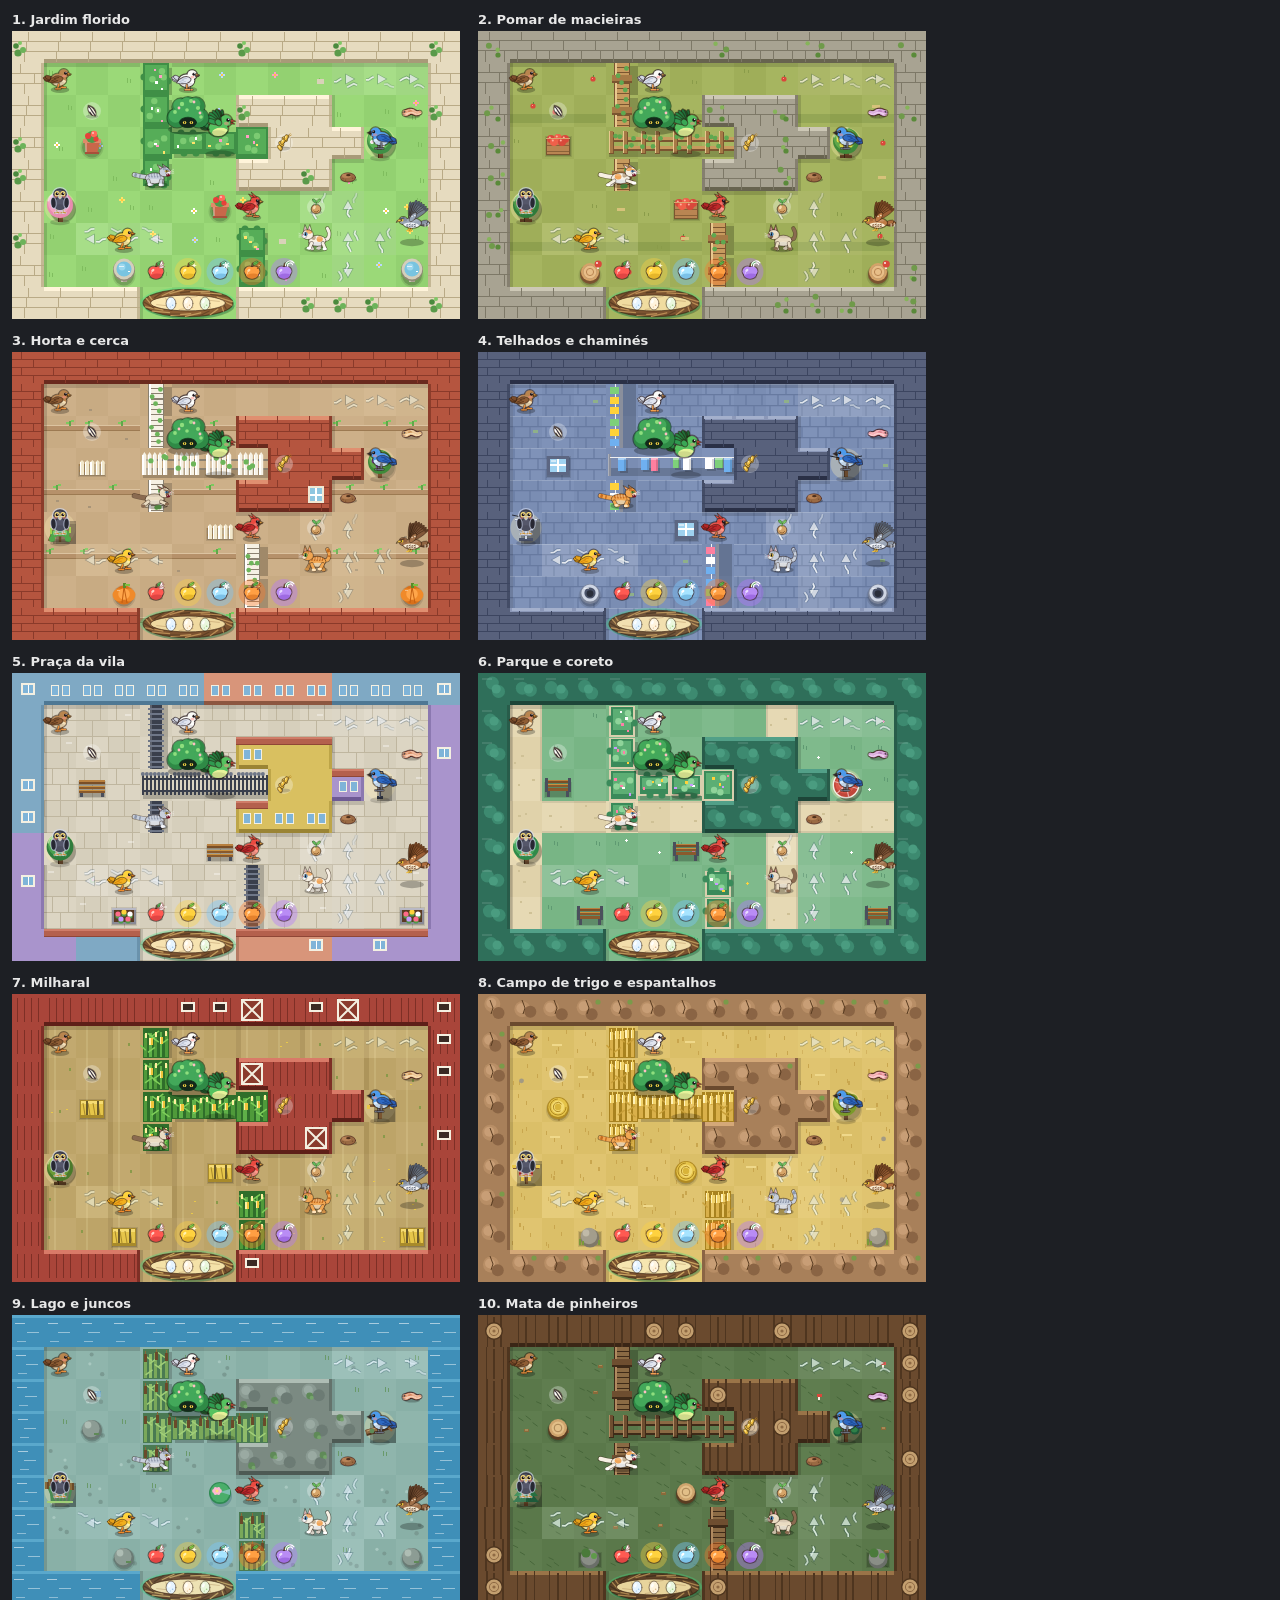
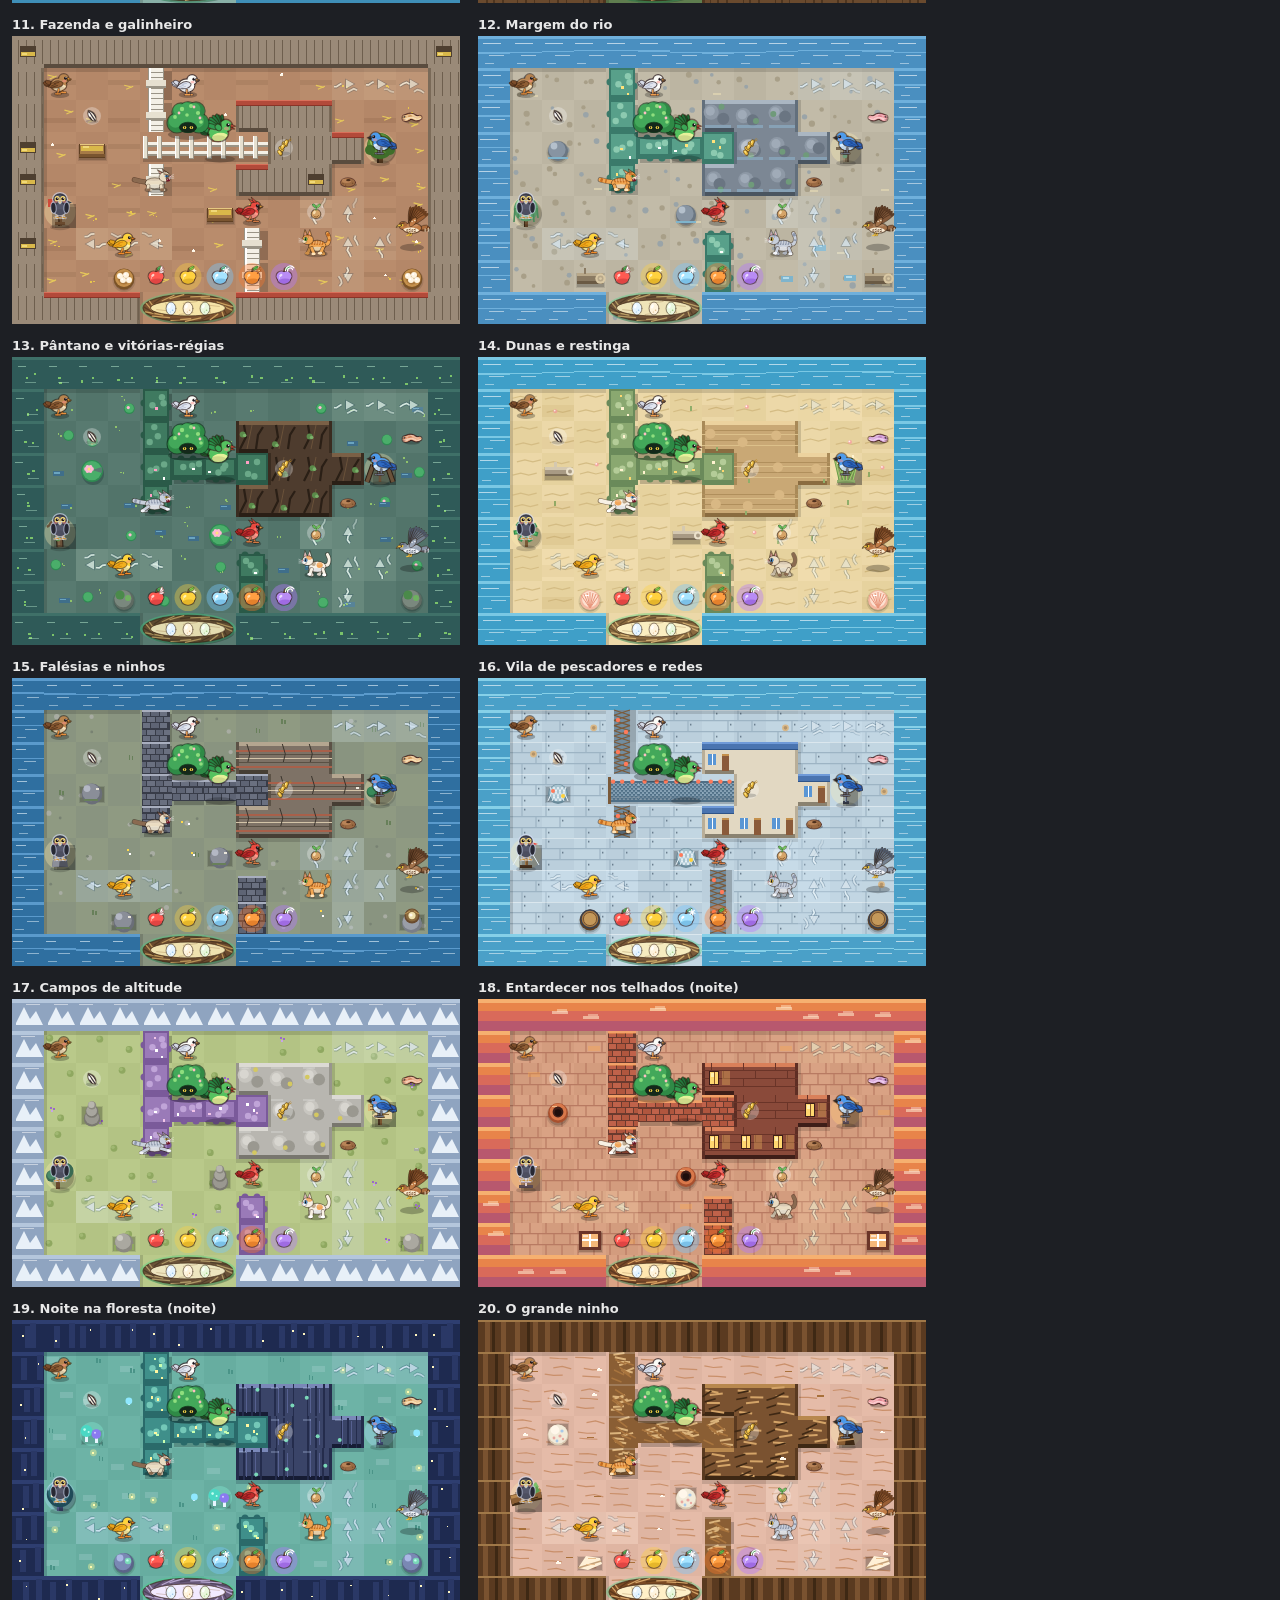
<file: tools/bird-preview/themes.html>
<!doctype html>
<html lang="pt-BR">
<head>
<meta charset="utf-8">
<meta name="viewport" content="width=device-width, initial-scale=1">
<title>Prévia dos ambientes do Passarinho</title>
<style>
  body { margin: 0; padding: 12px; background: #1d1f24; color: #e8e8e8; font: 13px system-ui, sans-serif; }
  #sheet { display: grid; grid-template-columns: repeat(2, max-content); gap: 14px 18px; }
  figure { margin: 0; }
  figcaption { margin: 0 0 4px; font-weight: 600; }
  canvas { display: block; image-rendering: pixelated; }
</style>
</head>
<body>
<div id="sheet"></div>
<script src="../../js/bird-art.js"></script>
<script src="../../js/bird-themes.js"></script>
<script src="../../js/bird-themes-1.js"></script>
<script>
// o arquivo das Fases 11 a 20 só é carregado se existir (a prévia serve também enquanto ele ainda não foi escrito)
document.write('<script src="../../js/bird-themes-2.js" onerror="void 0"><\/script>');
</script>
<script>
// Recorte de 14 x 9 tiles de um mapa do Passarinho, na mesma ordem de desenho do jogo: chão em todos os tiles (menos sob "#"), o ninho da saída, depois "#", X, G, M e o vento.
// O anel de fora é a borda do mapa (g.border). No meio há um bloco de parede de 3 x 2 tiles, uma fileira de muros "M" (que se junta ao bloco), obstáculos X, galhos G, quatro grupos de vento
// e o ninho da saída (E) na borda de baixo. Os desenhos de 24 px (o passarinho, um gato, uma semente, um fruto, uma minhoca) são só para escala. sim=1 simula a noite (o jogo escurece em volta do passarinho).
const MAP = [
  "##############",
  "#P..M.....>>>#",
  "#...M..###...#",
  "#.X.MMMM###G.#",
  "#...M..###...#",
  "#G....X..^^..#",
  "#.<<<..M..^^.#",
  "#..X...M..v.X#",
  "####EEE#######",
];
const COLS = 14, ROWS = 9, TILE = 32;
const OFFSET = { 9: [10, 4], 15: [10, 4] }; // deslocamento das coordenadas (muda o sorteio do desenho)

function render(id, opts) {
  opts = Object.assign({ scale: 1, time: 0, offset: null, birds: true, sim: false, open: true }, opts);
  const sc = opts.scale, th = BirdThemes.of(id), off = opts.offset || OFFSET[id] || [10, 7];
  const cv = document.createElement("canvas");
  cv.width = Math.round(COLS * TILE * sc); cv.height = Math.round(ROWS * TILE * sc);
  const ctx = cv.getContext("2d");
  ctx.setTransform(sc, 0, 0, sc, 0, 0);
  const snap = (v) => Math.round(v * sc) / sc;
  const rect = (x, y, w, h) => { const x0 = snap(x), y0 = snap(y); ctx.fillRect(x0, y0, snap(x + w) - x0, snap(y + h) - y0); };
  const at = (c, r) => (c < 0 || r < 0 || c >= COLS || r >= ROWS ? "#" : MAP[r][c]);
  const g = {
    ctx, rect, x: 0, y: 0, c: 0, r: 0, border: false, time: opts.time,
    solid: (c, r) => at(c - off[0], r - off[1]) === "#",
    kind: (c, r) => at(c - off[0], r - off[1]),
    h: (k) => BirdThemes.hash(g.c, g.r, k),
  };
  const place = (c, r) => { g.c = c + off[0]; g.r = r + off[1]; g.x = c * TILE; g.y = r * TILE; g.border = c === 0 || r === 0 || c === COLS - 1 || r === ROWS - 1; };
  for (let r = 0; r < ROWS; r++) for (let c = 0; c < COLS; c++) { if (MAP[r][c] === "#") continue; place(c, r); th.floor(g); }
  BirdArt.drawNest(ctx, 4 * TILE, 8 * TILE, Object.assign({ open: opts.open, w: 96, h: 32, time: opts.time, calm: !opts.time }, th.nest));
  for (let r = 0; r < ROWS; r++) for (let c = 0; c < COLS; c++) {
    const k = MAP[r][c]; place(c, r);
    if (k === "#") th.wall(g); else if (k === "X") th.crate(g); else if (k === "G") th.high(g); else if (k === "M") th.muro(g); else if (">v<^".includes(k)) th.wind(g);
  }
  if (opts.birds) {
    const T0 = opts.time || 0.3, calm = !opts.time;
    BirdArt.drawBird(ctx, { x: 1 * TILE + 4, y: 1 * TILE + 4, w: 24, h: 24, facing: "right", moving: true }, { time: T0, calm });
    BirdArt.drawBird(ctx, { x: 5 * TILE + 4, y: 1 * TILE + 4, w: 24, h: 24, facing: "right", moving: false }, { time: T0, calm, skin: "branco" });
    BirdArt.drawBird(ctx, { x: 1 * TILE + 4, y: 5 * TILE + 4 - 0, w: 24, h: 24, facing: "down", moving: false }, { time: T0, calm, safe: true, skin: "preto" });
    BirdArt.drawBird(ctx, { x: 11 * TILE + 4, y: 3 * TILE + 4, w: 24, h: 24, facing: "left", moving: false }, { time: T0, calm, safe: true, skin: "azul" });
    BirdArt.drawBird(ctx, { x: 6 * TILE + 4, y: 3 * TILE + 4, w: 24, h: 24, facing: "right", moving: true }, { time: T0, calm, flying: 1, skin: "verde" });
    BirdArt.drawBird(ctx, { x: 3 * TILE + 4, y: 6 * TILE + 4, w: 24, h: 24, facing: "right", moving: true }, { time: T0, calm, skin: "amarelo" });
    BirdArt.drawBird(ctx, { x: 7 * TILE + 4, y: 5 * TILE + 4, w: 24, h: 24, facing: "right", moving: true }, { time: T0, calm, skin: "vermelho" });
    BirdArt.drawFoeCat(ctx, { x: 4 * TILE + 16, y: 4 * TILE + 16, dir: 1, mode: "chase", size: "medium", idx: id }, { time: T0, calm });
    BirdArt.drawFoeCat(ctx, { x: 9 * TILE + 16, y: 6 * TILE + 16, dir: -1, mode: "patrol", size: "medium", idx: id + 1 }, { time: T0, calm });
    BirdArt.drawHawk(ctx, { x: 12 * TILE + 16, y: 6 * TILE + 8, dir: -1, mode: "patrol", idx: id }, { time: T0, calm });
    BirdArt.drawSeed(ctx, { x: 2 * TILE + 8, y: 2 * TILE + 8, variant: 0 }, { time: T0, calm }); BirdArt.drawSeed(ctx, { x: 8 * TILE + 8, y: 3 * TILE + 8, variant: 1 }, { time: T0, calm });
    BirdArt.drawSeed(ctx, { x: 9 * TILE + 8, y: 5 * TILE + 8, variant: 2 }, { time: T0, calm });
    ["scare", "gold", "ice", "turbo", "magnet"].forEach((k, i) => BirdArt.drawFruit(ctx, { x: (4 + i) * TILE + 8, y: 7 * TILE + 8 - (i > 2 ? 0 : 0), kind: k }, { time: T0, calm }));
    BirdArt.drawWorm(ctx, { x: 12 * TILE + 16, y: 2 * TILE + 16, vx: 0, vy: 0, hue: id }, { time: T0, calm });
    BirdArt.drawWorm(ctx, { x: 10 * TILE + 16, y: 4 * TILE + 16, vx: 0, vy: 0, hue: 1 }, { time: T0, calm, hidden: true });
    BirdArt.drawPost(ctx, 5 * TILE + 16, 2 * TILE + 16 + 3, { kind: "cat", calm });
  }
  if (opts.sim && (th.night || th.dusk)) { // simulação da luz do jogo (só para a prévia): escurece tudo, menos um círculo em volta do passarinho
    const cx = 1 * TILE + 16, cy = 1 * TILE + 16, rad = th.dusk ? 150 : 90, a = th.dusk ? 0.45 : 0.68, col = th.dusk ? "40,18,60" : "6,10,36";
    const gr = ctx.createRadialGradient(cx, cy, rad * 0.35, cx, cy, rad);
    gr.addColorStop(0, "rgba(" + col + ",0)"); gr.addColorStop(1, "rgba(" + col + "," + a + ")");
    ctx.fillStyle = gr; ctx.fillRect(0, 0, COLS * TILE, ROWS * TILE);
  }
  return cv;
}

function sheet(opts) {
  const root = document.getElementById("sheet"); root.innerHTML = "";
  const ids = (opts && opts.ids) || BirdThemes.ids();
  for (const id of ids) {
    const th = BirdThemes.of(id), fig = document.createElement("figure"), cap = document.createElement("figcaption");
    cap.textContent = id + ". " + th.place + (th.night ? " (noite)" : th.dusk ? " (entardecer)" : "");
    fig.append(cap, render(id, opts)); root.append(fig);
  }
}
function single(id, opts) {
  const root = document.getElementById("sheet"); root.innerHTML = "";
  root.style.gridTemplateColumns = "max-content";
  const fig = document.createElement("figure"); fig.id = "stage"; fig.append(render(id, opts)); root.append(fig);
}
window.sheet = sheet; window.single = single; window.render = render;
const q = new URLSearchParams(location.search);
if (!q.has("manual")) {
  const scale = +q.get("scale") || 1, time = +q.get("time") || 0, sim = q.get("sim") === "1";
  if (q.get("fase")) single(+q.get("fase"), { scale, time, sim }); else sheet({ scale, time, sim });
}
</script>
</body>
</html>
</file>
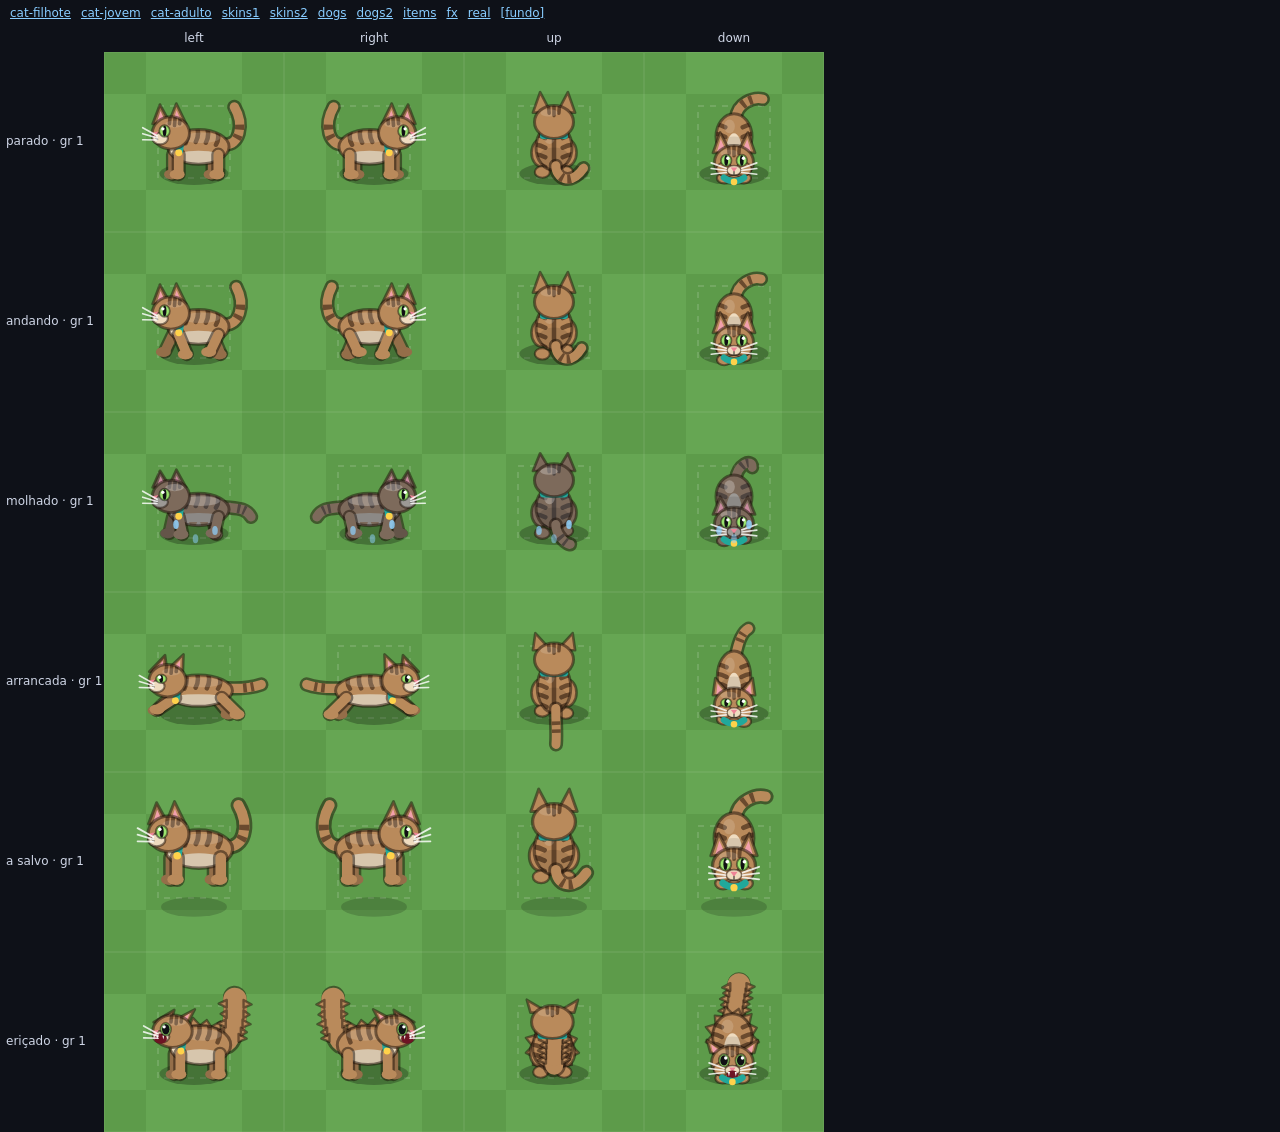
<file: tools/cat-preview/art.html>
<!doctype html>
<html lang="pt-BR">
<head>
<meta charset="utf-8">
<meta name="viewport" content="width=device-width,initial-scale=1">
<title>Prévia dos desenhos do Gatinho</title>
<style>
  body { margin: 0; background: #0e1118; color: #dde; font: 12px system-ui, sans-serif; }
  #sheet { display: block; }
  nav { padding: 6px 10px; }
  nav a { color: #8cf; margin-right: 10px; }
</style>
</head>
<body>
<nav id="nav"></nav>
<canvas id="sheet"></canvas>
<script src="../../js/cat-art.js"></script>
<script>
// Folha de prévia de js/cat-art.js (0.18.0). Uso: art.html?sec=cat-adulto&bg=green&z=3  (sec: cat-filhote, cat-jovem, cat-adulto, skins1, skins2, dogs, dogs2, items, fx, real;
// bg: green ou dark; z: zoom; time: segundos; calm=1: reduzir movimento). Quem tira as capturas é tools/cat-preview/shoot-art.js.
(function () {
  const q = new URLSearchParams(location.search);
  const SECS = ["cat-filhote", "cat-jovem", "cat-adulto", "skins1", "skins2", "dogs", "dogs2", "items", "fx", "real"];
  const sec = q.get("sec") || "cat-adulto", bg = q.get("bg") === "dark" ? "dark" : "green", calm = q.get("calm") === "1";
  const Z = +(q.get("z") || (sec === "real" ? 1 : 3)), T = +(q.get("time") || 0.31);
  document.getElementById("nav").innerHTML = SECS.map((s) => `<a href="?sec=${s}&bg=${bg}">${s}</a>`).join("") + `<a href="?sec=${sec}&bg=${bg === "green" ? "dark" : "green"}">[fundo]</a>`;
  const cv = document.getElementById("sheet"), ctx = cv.getContext("2d");
  const COLORS = bg === "green" ? ["#5d9b4a", "#66a653"] : ["#1d2330", "#252c3b"];
  const LABW = 104; // largura da coluna de rótulos (px da tela)
  let W = 0, H = 0, CW = 0, CH = 0;
  function setup(cols, rows, cw, ch) { CW = cw * Z; CH = ch * Z; W = LABW + cols * CW; H = 26 + rows * CH; cv.width = W; cv.height = H; cv.style.width = W + "px"; cv.style.height = H + "px"; ctx.fillStyle = "#0e1118"; ctx.fillRect(0, 0, W, H); ctx.textBaseline = "middle"; }
  function head(col, text) { ctx.fillStyle = "#cfd6e6"; ctx.font = "12px system-ui, sans-serif"; ctx.textAlign = "center"; ctx.fillText(text, LABW + col * CW + CW / 2, 13); }
  function rowLabel(row, text) { ctx.fillStyle = "#cfd6e6"; ctx.font = "12px system-ui, sans-serif"; ctx.textAlign = "left"; ctx.fillText(text, 6, 26 + row * CH + CH / 2); }
  function cell(col, row, fn) { // (0, 0) do desenho = centro da célula; o chão é xadrez de 32 px como no jogo
    const x = LABW + col * CW, y = 26 + row * CH;
    ctx.save(); ctx.beginPath(); ctx.rect(x, y, CW, CH); ctx.clip();
    const t = 32 * Z, ox = x + CW / 2 - t / 2, oy = y + CH / 2 - t / 2;
    for (let yy = oy - Math.ceil((oy - y) / t) * t; yy < y + CH; yy += t) for (let xx = ox - Math.ceil((ox - x) / t) * t; xx < x + CW; xx += t) { ctx.fillStyle = COLORS[(Math.round((xx - ox) / t) + Math.round((yy - oy) / t)) & 1 ? 1 : 0]; ctx.fillRect(xx, yy, t, t); }
    ctx.translate(x + CW / 2, y + CH / 2); ctx.scale(Z, Z);
    fn();
    ctx.restore();
    ctx.strokeStyle = "rgba(255,255,255,.06)"; ctx.strokeRect(x + 0.5, y + 0.5, CW - 1, CH - 1);
  }
  const kit = (facing, o, moving) => CatArt.drawCat(ctx, { x: -12, y: -12, w: 24, h: 24, facing, moving: !!moving }, Object.assign({ time: T, calm }, o));
  const box = () => { ctx.strokeStyle = "rgba(255,255,255,.18)"; ctx.setLineDash([2, 2]); ctx.lineWidth = 0.5; ctx.strokeRect(-12, -12, 24, 24); ctx.setLineDash([]); }; // a caixa de 24×24 (só na prévia)
  const DIRS = ["left", "right", "up", "down"];
  const STATES = [["parado", {}, false], ["andando", {}, true], ["molhado", { wet: 1 }, true], ["arrancada", { sprint: true }, true], ["a salvo", { safe: true }, false], ["eriçado", { hiss: true }, false]];

  if (sec.startsWith("cat-")) {
    const gr = { "cat-filhote": 0.1, "cat-jovem": 0.5, "cat-adulto": 1 }[sec] ?? 1;
    const only = q.get("rows") ? q.get("rows").split(",").map(Number) : null, SH = STATES.filter((_, i) => !only || only.includes(i)); // rows=0,5: só esses estados (para ver de perto)
    setup(4, SH.length, 60, 60);
    DIRS.forEach((d, c) => head(c, d));
    SH.forEach(([name, o, mv], r) => { rowLabel(r, name + " · gr " + gr); DIRS.forEach((d, c) => cell(c, r, () => { box(); kit(d, Object.assign({ gr }, o), mv); })); });
  } else if (sec === "skins1" || sec === "skins2") {
    const list = CatArt.SKINS.slice(sec === "skins1" ? 0 : 6, sec === "skins1" ? 6 : 12);
    setup(7, list.length, 60, 60);
    ["left", "right", "up", "down", "filhote →", "andando →", "eriçado →"].forEach((t, c) => head(c, t));
    list.forEach((s, r) => {
      rowLabel(r, s.name + " (" + s.price + ")");
      DIRS.forEach((d, c) => cell(c, r, () => kit(d, { skin: s.id }, false)));
      cell(4, r, () => kit("right", { skin: s.id, gr: 0.1 }, false)); cell(5, r, () => kit("right", { skin: s.id }, true)); cell(6, r, () => kit("right", { skin: s.id, hiss: true }, false));
    });
  } else if (sec === "dogs") {
    const modes = ["patrol", "chase", "flee", "search", "idle", "frozen", "slow"], rows = [];
    for (const kind of ["guard", "tracker"]) for (const size of ["small", "medium", "large"]) rows.push([kind, size]);
    setup(modes.length, rows.length, 76, 60);
    modes.forEach((m, c) => head(c, m));
    rows.forEach(([kind, size], r) => {
      rowLabel(r, kind + " · " + size);
      modes.forEach((m, c) => cell(c, r, () => CatArt.drawDog(ctx, { x: 0, y: 0, dir: 1, mode: m === "frozen" || m === "slow" ? "patrol" : m, kind, size, frozen: m === "frozen", slow: m === "slow", idx: 0 }, { time: T, calm })));
    });
  } else if (sec === "dogs2") {
    const cols = [];
    for (const kind of ["guard", "tracker"]) for (let i = 0; i < 4; i++) cols.push([kind, i]);
    setup(cols.length, 3, 76, 60);
    cols.forEach(([kind, i], c) => head(c, kind + " idx " + i));
    ["patrol", "chase", "flee"].forEach((m, r) => { rowLabel(r, m + " (olha p/ esq.)"); cols.forEach(([kind, i], c) => cell(c, r, () => CatArt.drawDog(ctx, { x: 0, y: 0, dir: -1, mode: m, kind, size: "medium", idx: i }, { time: T + i * 0.2, calm }))); });
  } else if (sec === "items") {
    setup(10, 5, 52, 52);
    rowLabel(0, "ratinho (var 0-2)"); rowLabel(1, "camundongo correndo"); rowLabel(2, "camundongo parado"); rowLabel(3, "novelo (t, t+0,6)"); rowLabel(4, "postos");
    for (let v = 0; v < 3; v++) for (let k = 0; k < 2; k++) cell(v * 2 + k, 0, () => CatArt.drawMouse(ctx, { x: -8 + k * 16, y: -8 + k * 16, variant: v }, { time: T + k * 0.55, calm }));
    for (let a = 0; a < 8; a++) cell(a, 1, () => CatArt.drawAgileMouse(ctx, { x: 0, y: 0, vx: Math.cos(a * Math.PI / 4) * 160, vy: Math.sin(a * Math.PI / 4) * 160, hue: a }, { time: T, calm, r: 8 }));
    for (let h = 0; h < 4; h++) cell(h, 2, () => CatArt.drawAgileMouse(ctx, { x: 0, y: 0, vx: 0, vy: 0, hue: h }, { time: T, calm, r: 8 }));
    cell(4, 2, () => CatArt.drawAgileMouse(ctx, { x: 0, y: 0, vx: 3, vy: 0, hue: 0 }, { time: T, calm, r: 8 })); // quase parado
    const kinds = ["scare", "gold", "ice", "turbo", "magnet"];
    kinds.forEach((k, i) => { cell(i, 3, () => CatArt.drawYarn(ctx, { x: -8, y: -8, kind: k }, { time: T, calm })); cell(5 + i, 3, () => CatArt.drawYarn(ctx, { x: -8, y: -8, kind: k }, { time: T + 0.6, calm })); });
    cell(0, 4, () => CatArt.drawPost(ctx, 0, 0, { kind: "guard" })); cell(1, 4, () => CatArt.drawPost(ctx, 0, 0, { kind: "tracker" }));
    cell(2, 4, () => { box(); CatArt.drawPost(ctx, 0, 0, { kind: "guard" }); CatArt.drawDog(ctx, { x: 0, y: 4, dir: 1, mode: "idle", kind: "guard", size: "medium", idx: 1 }, { time: T, calm }); });
    cell(3, 4, () => { box(); CatArt.drawPost(ctx, 0, 0, { kind: "tracker" }); CatArt.drawDog(ctx, { x: 0, y: 0, dir: 1, mode: "idle", kind: "tracker", size: "medium", idx: 2 }, { time: T, calm }); });
  } else if (sec === "fx") {
    const kinds = ["splash", "shake", "dust", "hiss", "sparkle", "wetdrop"], ts = [0.1, 0.3, 0.5, 0.7, 0.9];
    setup(ts.length, kinds.length, 72, 64);
    ts.forEach((t, c) => head(c, "t = " + t));
    kinds.forEach((k, r) => { rowLabel(r, k); ts.forEach((t, c) => cell(c, r, () => { kit("right", { wet: k === "splash" || k === "shake" || k === "wetdrop" ? 1 : 0, sprint: k === "dust", hiss: k === "hiss" }, false); CatArt.drawFx(ctx, k, 0, 0, t, { calm, facing: "right" }); })); });
  } else { // real: tamanho de verdade (zoom 1) em chão do jogo: o gatinho nos 3 estágios e 4 direções, as 12 skins, os cães, os ratinhos, os novelos
    setup(1, 1, 820, 160);
    cell(0, 0, () => {
      ctx.translate(-400, -76);
      const kit1 = (x, y, d, o, mv) => CatArt.drawCat(ctx, { x, y, w: 24, h: 24, facing: d, moving: !!mv }, Object.assign({ time: T, calm }, o));
      [0.05, 0.5, 1].forEach((g, i) => DIRS.forEach((d, j) => kit1(8 + (i * 4 + j) * 36, 4, d, { gr: g }, (i + j) % 2 === 0)));
      kit1(8 + 12 * 36, 4, "right", { gr: 1, wet: 1 }, true); kit1(8 + 13 * 36, 4, "right", { gr: 1, sprint: true }, true); kit1(8 + 14 * 36, 4, "right", { gr: 1, safe: true }, false); kit1(8 + 15 * 36, 4, "right", { gr: 1, hiss: true }, false);
      CatArt.SKINS.forEach((s, n) => kit1(8 + n * 36, 42, n % 2 ? "left" : "right", { skin: s.id }, false));
      let x = 20;
      for (const kind of ["guard", "tracker"]) for (const m of ["patrol", "chase", "flee", "search", "idle"]) { CatArt.drawDog(ctx, { x: x + 12, y: 88, dir: 1, mode: m, kind, size: "medium", idx: 1 }, { time: T, calm }); x += 42; }
      for (const sz of ["small", "large"]) { CatArt.drawDog(ctx, { x: x + 12, y: 88, dir: 1, mode: "patrol", kind: "guard", size: sz, idx: 0 }, { time: T, calm }); x += 46; }
      CatArt.drawPost(ctx, x + 20, 88, { kind: "guard" }); CatArt.drawPost(ctx, x + 70, 88, { kind: "tracker" });
      x = 20;
      for (let v = 0; v < 3; v++) { CatArt.drawMouse(ctx, { x: x, y: 112, variant: v }, { time: T, calm }); x += 28; }
      x += 10;
      ["scare", "gold", "ice", "turbo", "magnet"].forEach((k, i) => { CatArt.drawYarn(ctx, { x: x + i * 28, y: 112, kind: k }, { time: T, calm }); }); x += 150;
      for (let h = 0; h < 4; h++) CatArt.drawAgileMouse(ctx, { x: x + h * 26, y: 120, vx: h < 2 ? 120 : 0, vy: 0, hue: h }, { time: T, calm, r: 8 });
    });
  }
  window.__ready = true;
})();
</script>
</body>
</html>
</file>
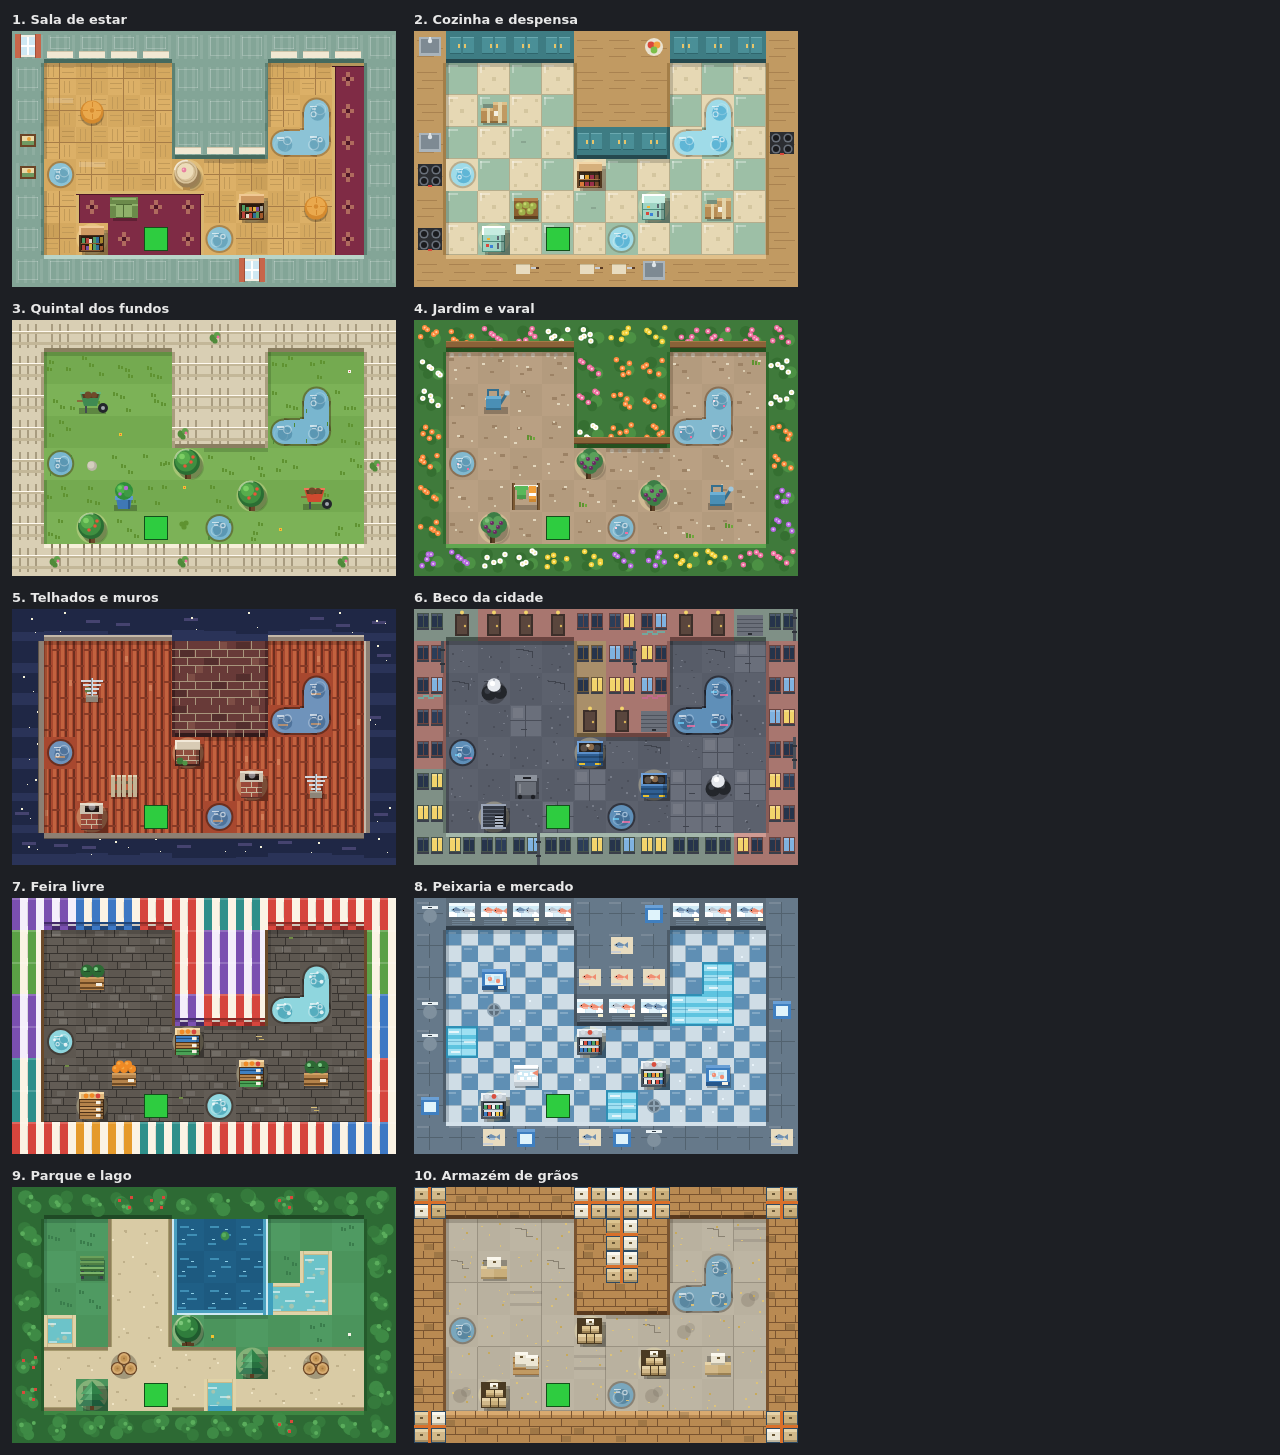
<file: tools/cat-preview/themes1.html>
<!doctype html>
<html lang="pt-BR">
<head>
<meta charset="utf-8">
<meta name="viewport" content="width=device-width, initial-scale=1">
<title>Prévia dos ambientes do Gatinho (Fases 1 a 10)</title>
<style>
  body { margin: 0; padding: 12px; background: #1d1f24; color: #e8e8e8; font: 13px system-ui, sans-serif; }
  #sheet { display: grid; grid-template-columns: repeat(2, max-content); gap: 14px 18px; }
  figure { margin: 0; }
  figcaption { margin: 0 0 4px; font-weight: 600; }
  canvas { display: block; image-rendering: pixelated; }
</style>
</head>
<body>
<div id="sheet"></div>
<script src="../../js/cat-themes.js"></script>
<script src="../../js/cat-themes-1.js"></script>
<script>
// Recorte de 12 x 8 tiles de um mapa do Gatinho: o anel de fora é a borda do mapa (g.border), no meio há um bloco de parede de 3 x 3 tiles,
// e X, T e ~ aparecem lado a lado. Os quadrados são só para escala: verde = 24 px (o gatinho), e quatro "peles" (preto, branco, laranja, cinza).
const MAP = [
  "############",
  "#....###...#",
  "#.X..###.~.#",
  "#....###~~.#",
  "#~...T.....#",
  "#..X...T.X.#",
  "#.T...~....#",
  "############",
];
const COLS = 12, ROWS = 8, TILE = 32;
const SKINS = ["#26262b", "#f4f1ea", "#e0903a", "#8d929c"];
// deslocamento das coordenadas (muda o sorteio do desenho); a Fase 9 usa um que mostra o lago e os arbustos
const OFFSET = { 9: [10, 4] };

function render(id, opts) {
  opts = Object.assign({ scale: 1, skins: false, time: 0, offset: null }, opts);
  const sc = opts.scale, th = CatThemes.of(id), off = opts.offset || OFFSET[id] || [10, 7];
  const cv = document.createElement("canvas");
  cv.width = Math.round(COLS * TILE * sc); cv.height = Math.round(ROWS * TILE * sc);
  const ctx = cv.getContext("2d");
  ctx.setTransform(sc, 0, 0, sc, 0, 0);
  const snap = (v) => Math.round(v * sc) / sc;
  const rect = (x, y, w, h) => { const x0 = snap(x), y0 = snap(y); ctx.fillRect(x0, y0, snap(x + w) - x0, snap(y + h) - y0); };
  const at = (c, r) => (c < 0 || r < 0 || c >= COLS || r >= ROWS ? "#" : MAP[r][c]);
  const g = {
    ctx, rect, x: 0, y: 0, c: 0, r: 0, border: false, time: opts.time,
    solid: (c, r) => at(c - off[0], r - off[1]) === "#",
    kind: (c, r) => at(c - off[0], r - off[1]),
    h: (k) => CatThemes.hash(g.c, g.r, k),
  };
  const place = (c, r) => { g.c = c + off[0]; g.r = r + off[1]; g.x = c * TILE; g.y = r * TILE; g.border = c === 0 || r === 0 || c === COLS - 1 || r === ROWS - 1; };
  // mesma ordem do jogo: chão em todos os tiles, depois parede, X, T e ~
  for (let r = 0; r < ROWS; r++) for (let c = 0; c < COLS; c++) { place(c, r); th.floor(g); }
  for (let r = 0; r < ROWS; r++) for (let c = 0; c < COLS; c++) {
    const k = MAP[r][c]; place(c, r);
    if (k === "#") th.wall(g); else if (k === "X") th.crate(g); else if (k === "T") th.high(g); else if (k === "~") th.water(g);
  }
  const sq = (c, r, col, label) => { ctx.fillStyle = col; ctx.fillRect(c * TILE + 4, r * TILE + 4, 24, 24); ctx.strokeStyle = "rgba(0,0,0,.6)"; ctx.lineWidth = 1; ctx.strokeRect(c * TILE + 4.5, r * TILE + 4.5, 23, 23); };
  sq(4, 6, "#2ecc40");
  if (opts.skins) SKINS.forEach((col, i) => sq(1 + i, 3, col));
  return cv;
}

function sheet(opts) {
  const root = document.getElementById("sheet"); root.innerHTML = "";
  for (let id = 1; id <= 10; id++) {
    const fig = document.createElement("figure"), cap = document.createElement("figcaption");
    cap.textContent = id + ". " + CatThemes.of(id).place;
    fig.append(cap, render(id, opts)); root.append(fig);
  }
}
function single(id, opts) {
  const root = document.getElementById("sheet"); root.innerHTML = "";
  root.style.gridTemplateColumns = "max-content";
  const fig = document.createElement("figure"); fig.id = "stage"; fig.append(render(id, opts)); root.append(fig);
}
window.sheet = sheet; window.single = single; window.render = render;
const q = new URLSearchParams(location.search);
if (!q.has("manual")) {
  const scale = +q.get("scale") || 1, time = +q.get("time") || 0;
  if (q.get("fase")) single(+q.get("fase"), { scale, time, skins: true }); else sheet({ scale, time });
}
</script>
</body>
</html>
</file>
<file: css/style.css>
:root {
  --bg: #0f1117;
  --panel: #1b2030;
  --panel-2: #2a3145;
  --ink: #fff;
  --muted: #aeb6c8;
  --gold: #ffd54a;
  --green: #3ddc84;
  --green-hi: #6df0a5;
  --red: #e5303c;
  --pad: 16px;
  --touch-h: 0px;  /* altura reservada para o controle de toque */
  --hud-h: 48px;   /* altura reservada para o placar (barra + espaço abaixo) */
  color-scheme: dark;
}
body.touch { --touch-h: 192px; --hud-h: 56px; }

* { box-sizing: border-box; }
html, body { margin: 0; }
body {
  min-height: 100vh; padding: var(--pad); display: flex; flex-direction: column; align-items: center; justify-content: center; gap: 8px;
  background: var(--bg); color: var(--ink); font-family: system-ui, -apple-system, "Segoe UI", Roboto, sans-serif;
  -webkit-tap-highlight-color: transparent;
}
@supports (height: 100dvh) { body { min-height: 100dvh; } }
.noscript { padding: 24px; font-size: 18px; text-align: center; }

/* ---------- Área do jogo: ocupa o máximo possível mantendo a proporção 25:18 ---------- */
#stage {
  width: max(240px, min(100%, calc((100vh - 2 * var(--pad) - var(--touch-h) - var(--hud-h)) * 25 / 18)));
  user-select: none; -webkit-user-select: none; container-type: inline-size;
}
@supports (height: 100dvh) {
  #stage { width: max(240px, min(100%, calc((100dvh - 2 * var(--pad) - var(--touch-h) - var(--hud-h)) * 25 / 18))); }
}
#wrap { position: relative; width: 100%; aspect-ratio: 25 / 18; }
canvas { display: block; width: 100%; height: 100%; background: #1d2330; border-radius: 6px; touch-action: none; }

/* ---------- Placar (HTML, nítido em qualquer tamanho) ---------- */
#hud {
  display: flex; flex-wrap: wrap; align-items: center; justify-content: space-between; gap: 4px 16px;
  min-height: 36px; margin-bottom: 8px; padding: 2px 4px; font-size: clamp(13px, 1.9vw, 20px); font-size: clamp(13px, 2.3cqw, 20px); font-weight: 700; letter-spacing: .02em;
}
.hud-left, .hud-right { display: flex; align-items: center; gap: 4px 16px; flex-wrap: wrap; }
.hud-item { color: var(--muted); font-size: max(.8em, 10.5px); text-transform: uppercase; }
.hud-item b { display: inline-block; color: var(--ink); font-size: 1.25em; margin-left: .2em; font-variant-numeric: tabular-nums; text-transform: none; } /* a largura mínima de cada número vem do jogo (updateHud) */
.hearts { display: inline-flex; gap: 3px; align-items: center; min-width: calc(var(--hearts, 5) * 1.6em + (var(--hearts, 5) - 1) * 3px); } /* sempre com lugar para 5 vidas: ganhar uma vida não aumenta o placar no meio da partida */
.heart { width: 1.6em; height: 1.6em; fill: var(--red); filter: drop-shadow(0 1px 0 rgba(0, 0, 0, .45)); transition: fill .2s; }
.heart.lost { fill: #343a4b; }
.icon-btn {
  display: inline-flex; align-items: center; justify-content: center; gap: 4px; width: 36px; height: 36px; min-height: 0; margin: 0; padding: 0;
  border-radius: 8px; background: var(--panel-2);
}
.icon-btn span { display: block; width: 4px; height: 14px; border-radius: 2px; background: #fff; }
body.touch .icon-btn { width: 44px; height: 44px; }

/* placar compacto quando a área do jogo é estreita */
@container (max-width: 520px) {
  #hud { gap: 2px 8px; letter-spacing: 0; }
  .hud-left, .hud-right { gap: 2px 8px; }
  .hud-item { font-size: max(.85em, 10.5px); }   /* rótulos de pelo menos 11 px e números de 14 px, mesmo com o jogo estreito */
  .hud-item b { font-size: 1.3em; margin-left: .15em; }
  .save-status { display: none; }
  .hearts { gap: 1px; min-width: calc(var(--hearts, 5) * 1.25em + (var(--hearts, 5) - 1) * 1px); }
  .heart { width: 1.25em; height: 1.25em; }
  .icon-btn { width: 32px; height: 32px; }
  body.touch .icon-btn { width: 44px; height: 44px; } /* com toque o botão de pausa e o de salvar mantêm 44 px (alvo de toque confortável) */
}
/* celular deitado e baixo: os botões ficam em 32 px para o placar não crescer nem o jogo encolher */
@media (orientation: landscape) and (max-height: 520px) { body.touch .icon-btn { width: 32px; height: 32px; } }
.save-status { font-size: max(.75em, 10.5px); font-weight: 600; color: var(--green); opacity: 0; transition: opacity .3s; white-space: nowrap; }
.save-status.on { opacity: 1; }
.saved-info { padding: 8px 12px; border-radius: 10px; background: rgba(61, 220, 132, .12); border: 1px solid rgba(61, 220, 132, .4); font-size: clamp(15px, 2.2vw, 17px) !important; }
#toast {
  position: absolute; left: 50%; bottom: 4%; transform: translateX(-50%); width: max-content; max-width: 92%; padding: 6px 14px; border-radius: 999px;
  background: rgba(0, 0, 0, .7); color: var(--gold); font-weight: 700; font-size: clamp(14px, 2.2vw, 22px); text-align: center;
  opacity: 0; pointer-events: none; transition: opacity .15s;
}
#toast.show { opacity: 1; }
#toast.top { bottom: auto; } /* (Passarinho) o aviso de abertura sobe para o alto do campo quando cobriria o passarinho; o `top` vem do jogo, logo abaixo das faixas */
/* faixas no alto do jogo, uma embaixo da outra (se a da missão quebrar em duas linhas, a dos efeitos desce junto e nunca a cobre) */
#top-bars {
  position: absolute; left: 50%; top: 1.5%; transform: translateX(-50%); width: max-content; max-width: 94%;
  display: flex; flex-direction: column; align-items: center; gap: 3px; pointer-events: none;
}
/* missão da fase (Fases 11 a 20): faixa pequena, para o placar não crescer */
#mission-bar {
  max-width: 100%; padding: 3px 12px; border-radius: 999px;
  background: rgba(0, 0, 0, .62); color: #fff; font-weight: 700; font-size: clamp(11px, 1.7vw, 15px); text-align: center;
}
#mission-bar b { color: var(--gold); }
#mission-bar.done { color: var(--green); }
/* Gatinho (0.18.0): barra de fôlego da arrancada no placar (só aparece nas fases do Gatinho) */
/* só para leitor de tela: fora da vista, sem ocupar lugar no placar (Gatinho: avisa quando o estado muda) */
.sr-only { position: absolute; width: 1px; height: 1px; margin: -1px; padding: 0; border: 0; overflow: hidden; clip: rect(0 0 0 0); clip-path: inset(50%); white-space: nowrap; }
#hud-state-item b { color: var(--gold); white-space: nowrap; }
#hud-state:empty::before { content: "\00a0"; } /* sem estado o espaço continua com a altura de uma linha: o placar não cresce quando aparece A SALVO, MOLHADO ou OFEGANTE */
#hud-stamina .meter { display: inline-block; width: 46px; height: 9px; margin-left: .45em; vertical-align: -1px; border-radius: 5px; background: rgba(255, 255, 255, .16); overflow: hidden; }
#hud-stamina .meter i { display: block; width: 100%; height: 100%; background: var(--green); transform-origin: left center; }
#hud-stamina.run .meter i { background: var(--gold); }
#hud-stamina.winded .meter i { background: #ff7a6b; }
/* efeitos dos ossos de tipo novo (escudo, gelo, turbo, ímã): logo abaixo da faixa da missão */
#fx-bar {
  max-width: 100%; padding: 2px 10px; border-radius: 999px;
  background: rgba(0, 0, 0, .55); color: var(--gold); font-weight: 700; font-size: clamp(11px, 1.6vw, 14px); text-align: center;
}

/* ---------- Telas (menu, como jogar, pontuações, nome, pausa, vitória, derrota) ---------- */
.screen {
  position: fixed; inset: 0; z-index: 10; display: flex; flex-direction: column; overflow-y: auto; padding: var(--pad);
  padding-top: calc(var(--pad) + env(safe-area-inset-top, 0px)); padding-bottom: calc(var(--pad) + env(safe-area-inset-bottom, 0px));
  background: rgba(10, 12, 18, .94);
}
.screen:focus { outline: none; }
.screen.page { background: radial-gradient(ellipse at 50% 20%, #1d2436 0%, var(--bg) 70%); }
.panel { margin: auto; width: min(100%, 520px); display: flex; flex-direction: column; gap: 12px; text-align: center; }
.panel.wide { width: min(100%, 640px); }
.screen h1 { margin: 0 0 4px; font-size: clamp(28px, 6vw, 46px); line-height: 1.1; color: var(--gold); text-wrap: balance; }
.screen h1.bad { color: #ff7a6b; }
.screen h2 { margin: 0; font-size: clamp(20px, 3.4vw, 26px); color: var(--gold); }
.screen h3 { margin: 12px 0 4px; font-size: 16px; color: var(--muted); text-transform: uppercase; letter-spacing: .06em; }
.screen p { margin: 0; font-size: clamp(16px, 2.4vw, 19px); line-height: 1.45; }
.muted { color: var(--muted); }
.who { font-size: clamp(17px, 2.6vw, 21px) !important; }
.label { color: var(--muted); text-transform: uppercase; letter-spacing: .08em; font-size: 14px !important; }
.big-time { font-size: clamp(40px, 9vw, 64px) !important; font-weight: 800; color: var(--green); line-height: 1; font-variant-numeric: tabular-nums; }
.record { font-weight: 700; color: var(--gold); }
.big-total { font-size: clamp(30px, 6vw, 40px) !important; font-weight: 800; color: var(--green); line-height: 1.1; font-variant-numeric: tabular-nums; }
.tip { padding: 10px 14px; border-radius: 10px; background: rgba(255, 213, 74, .12); border: 1px solid rgba(255, 213, 74, .4); }
.steps { margin: 0; padding-left: 1.4em; text-align: left; font-size: clamp(16px, 2.4vw, 19px); line-height: 1.5; display: flex; flex-direction: column; gap: 10px; }
.red { color: var(--red); font-weight: 800; letter-spacing: .1em; }
kbd { padding: 1px 7px; border-radius: 5px; background: var(--panel-2); border: 1px solid rgba(255, 255, 255, .25); font: inherit; font-weight: 700; }
.note { font-size: 14px !important; color: #ffb4a8; }
.error { min-height: 1.4em; color: #ff9d90; font-weight: 700; }

/* Créditos: canto inferior direito do menu inicial */
.menu-foot { display: flex; flex-wrap: wrap; align-items: flex-end; justify-content: space-between; gap: 8px 16px; margin-top: 16px; }
.version { margin: 0; font-size: clamp(13px, 1.8vw, 15px) !important; color: var(--muted); font-variant-numeric: tabular-nums; }
.credit {
  align-self: flex-end; margin: 0 0 0 auto; max-width: min(100%, 460px); text-align: right; display: flex; flex-direction: column; gap: 2px;
  font-size: clamp(14px, 1.9vw, 17px) !important; line-height: 1.3 !important; color: #cfd6e6;
}
.credit span { font-size: max(.85em, 10.5px); color: var(--muted); text-transform: uppercase; letter-spacing: .08em; }
/* (0.17.0) "Fundado em 06/10/2026" na linha pequena do crédito (não ocupa altura nova: o menu com jogo salvo no celular pequeno já era justo) */
@media (min-width: 360px) { .credit .credit-head { font-size: inherit; } } /* (auditoria) o .85em era aplicado duas vezes: a linha ficava com 10,5 px */
.credit .credit-head { display: flex; flex-wrap: wrap; justify-content: flex-end; align-items: baseline; gap: 0 12px; }
.credit .credit-role { margin-left: auto; }
.credit .founded:empty { display: none; }
.credit strong { font-weight: 700; letter-spacing: .03em; }

/* ---------- Botões ---------- */
button {
  margin: 0; padding: 12px 28px; min-height: 48px; font: inherit; font-size: 19px; font-weight: 700; cursor: pointer;
  border: 0; border-radius: 10px; background: var(--panel-2); color: var(--ink); touch-action: manipulation;
}
button:hover { filter: brightness(1.15); }
button.primary { background: var(--green); color: #08210f; }
button.primary:hover { background: var(--green-hi); filter: none; }
button.danger { background: #8a2f2f; }
button:focus-visible, input:focus-visible { outline: 3px solid #fff; outline-offset: 3px; }
.menu-list { display: flex; flex-direction: column; gap: 10px; margin-top: 8px; }
.sound-corner { position: absolute; top: calc(var(--pad) / 2 + env(safe-area-inset-top, 0px)); right: calc(var(--pad) / 2); display: grid; place-items: center; width: 44px; height: 44px; min-height: 0; padding: 0; border-radius: 12px; background: var(--panel-2); } /* só no menu: um ícone no canto, para não aumentar a lista de botões */
.sound-corner svg[hidden] { display: none; }
.sound-corner.music-corner { right: auto; left: calc(var(--pad) / 2); } /* (0.21.0) o ícone da música fica no canto oposto ao do som, 44 × 44 px como ele */
/* telas longas (Como jogar, Pontuações, lista de fases): o Voltar fica sempre à vista, colado no fim da tela, sem precisar rolar até o final */
#howto, #scores, #levels, #animals { scroll-padding-bottom: 76px; } /* o botão focado (Tab, setas, a fase aberta na lista) nunca fica atrás do Voltar fixo */
#howto .menu-list, #scores .menu-list, #levels .menu-list:last-child, #animals .menu-list { position: sticky; bottom: 0; z-index: 1; padding: 8px 0 2px; background: linear-gradient(to bottom, rgba(10, 12, 18, 0), rgba(10, 12, 18, .96) 30%); }
.row { display: flex; gap: 10px; justify-content: center; flex-wrap: wrap; }
.chips { display: flex; flex-wrap: wrap; gap: 8px; justify-content: center; }
.chips button { min-height: 44px; padding: 6px 16px; font-size: 17px; border-radius: 999px; }
label { display: block; margin-bottom: 6px; color: var(--muted); font-size: 15px; text-align: left; }
input {
  width: 100%; padding: 12px 14px; font: inherit; font-size: 22px; border-radius: 10px; border: 2px solid rgba(255, 255, 255, .3);
  background: #0c0f16; color: var(--ink);
}
#name-form, #register-form, #login-form { display: flex; flex-direction: column; gap: 4px; text-align: left; }
#name-form .row, #register-form .row, #login-form .row { margin-top: 6px; }
input[type="checkbox"] { width: 22px; height: 22px; padding: 0; margin: 0; accent-color: var(--green); flex: none; }
label.check { display: flex; align-items: center; gap: 10px; min-height: 44px; margin: 6px 0 0; color: var(--ink); font-size: 17px; cursor: pointer; }
label.check input[type="checkbox"] { width: 24px; height: 24px; flex: none; margin: 0; }
.hint { margin: 2px 0 8px; font-size: 14px !important; color: var(--muted); line-height: 1.35 !important; text-align: left; }
.count { display: inline-block; margin-left: 4px; font-weight: 700; color: var(--green); font-variant-numeric: tabular-nums; }
.count.over { color: #ff9d90; }
.controls-help { text-align: center !important; margin: 0 !important; }
.note-soft { font-size: 14px !important; color: var(--muted); line-height: 1.4 !important; }
.account-box { padding-top: 14px; border-top: 1px solid rgba(255, 255, 255, .12); display: flex; flex-direction: column; gap: 8px; }
button.linky { background: transparent; color: var(--gold); text-decoration: underline; min-height: 44px; padding: 6px 10px; font-size: 16px; font-weight: 600; }
button.update-note { min-height: 36px; padding: 4px 10px; font-size: 14px; max-width: 100%; white-space: normal; }
.hidden { display: none !important; }

/* ---------- Pontuações ---------- */
.score-level { padding: 14px; border-radius: 12px; background: rgba(255, 255, 255, .05); text-align: left; display: flex; flex-direction: column; gap: 6px; }
.score-level dl { margin: 0; display: grid; grid-template-columns: auto 1fr; gap: 4px 14px; font-size: clamp(16px, 2.4vw, 19px); }
.score-level dt { color: var(--muted); }
.score-level dd { margin: 0; font-weight: 700; font-variant-numeric: tabular-nums; }
.score-level ol, .score-level ul { margin: 0; padding-left: 1.4em; font-size: clamp(15px, 2.2vw, 18px); line-height: 1.5; font-variant-numeric: tabular-nums; }
.score-level li.me { color: var(--gold); font-weight: 700; }
.score-level li .star { color: var(--gold); font-weight: 700; }
.score-level p { font-size: 16px !important; color: var(--muted); }

.score-private { padding: 14px; border-radius: 12px; background: rgba(61, 220, 132, .08); border: 1px solid rgba(61, 220, 132, .35); display: flex; flex-direction: column; gap: 6px; }
.score-private dl { margin: 6px 0 0; display: grid; grid-template-columns: 1fr auto; gap: 4px 14px; text-align: left; font-size: clamp(16px, 2.4vw, 19px); }
.score-private dt { color: var(--muted); }
.score-private dd { margin: 0; font-weight: 700; font-variant-numeric: tabular-nums; text-align: right; }
#scores-public { display: flex; flex-direction: column; gap: 10px; }

/* ---------- (0.17.0) Bichinhos: o botão no alto do menu e a tela "Escolha seu bichinho" ---------- */
.menu-top { display: flex; flex-wrap: wrap; align-items: center; justify-content: center; gap: 6px 14px; } /* "Jogador" e o botão do bichinho dividem a linha quando cabem; senão ficam um embaixo do outro */
.menu-top .who { margin: 0; }
.animal-btn { display: flex; align-items: center; justify-content: center; flex-wrap: wrap; gap: 0 .4em; min-height: 44px; padding: 6px 14px; font-size: 17px; line-height: 1.2; background: var(--panel-2); border: 1px solid rgba(255, 255, 255, .22); }
.animal-btn .animal-lbl { color: var(--muted); font-weight: 600; }
.animal-btn .animal-change { color: var(--gold); text-decoration: underline; }
.animal-list { display: grid; grid-template-columns: repeat(auto-fit, minmax(min(100%, 180px), 1fr)); gap: 10px; }
.animal-card { display: flex; flex-direction: column; align-items: center; gap: 4px; min-height: 44px; padding: 12px; border: 2px solid rgba(255, 255, 255, .14); border-radius: 14px; background: rgba(255, 255, 255, .06); text-align: center; }
.animal-card.current { border-color: var(--green); box-shadow: 0 0 0 2px rgba(61, 220, 132, .35); }
.animal-head { display: flex; flex-wrap: wrap; align-items: center; justify-content: center; gap: 2px 8px; font-size: 22px; }
.animal-emoji { font-size: 1.5em; line-height: 1; }
.animal-emoji.with-art { font-size: 0; line-height: 0; } /* (0.18.0) o Gatinho aparece desenhado (canvas); o emoji fica no elemento, sem aparecer */
.animal-art { display: block; width: 52px; height: 44px; background: none; }
.animal-blurb { font-size: 15px; font-weight: 500; line-height: 1.3; color: #d6dcea; }
.animal-status { font-size: 14px; font-weight: 700; line-height: 1.3; color: var(--gold); }
.animal-status.soon-tag { color: #d6dcea; text-transform: uppercase; letter-spacing: .08em; } /* (auditoria) "Em breve" com contraste de verdade */
.animal-now { padding: 1px 10px; border-radius: 999px; background: var(--green); color: #08210f; font-size: 13px; font-weight: 800; text-transform: uppercase; letter-spacing: .06em; }
.animal-card.soon, .animal-card:disabled { opacity: .75; cursor: not-allowed; filter: grayscale(.6); }
.animal-card.soon:hover { filter: grayscale(.6); }

/* ---------- Escolher a fase ---------- */
/* lojinha de skins (0.15.9) */
.shop-list { display: grid; grid-template-columns: repeat(auto-fill, minmax(min(100%, 200px), 1fr)); gap: 12px; }
.shop-card { display: flex; flex-direction: column; align-items: center; gap: 6px; padding: 10px; border-radius: 14px; background: rgba(255, 255, 255, .06); border: 1px solid rgba(255, 255, 255, .14); text-align: center; }
.shop-card.equipped { border-color: var(--green); box-shadow: 0 0 0 2px rgba(61, 220, 132, .35); }
.shop-card canvas { width: 108px; height: 78px; border-radius: 10px; background: rgba(255, 255, 255, .08); }
.shop-card strong { font-size: 1.05em; }
.shop-card .sub { font-size: .85em; opacity: .85; min-height: 2.4em; }
.shop-card button { width: 100%; }
.shop-card button:disabled { opacity: .5; cursor: not-allowed; filter: grayscale(.5); }
.shop-card button:disabled:hover { filter: grayscale(.5); }
.shop-card.equipped button:disabled { opacity: 1; filter: none; background: transparent; color: var(--green); border: 2px solid var(--green); cursor: default; } /* "Em uso": um selo verde, não um botão apagado */
/* lojinha única (0.19.0): abas dos jogos e categorias (chips), categoria bloqueada (apagada, com cadeado) */
.shop-tabs { display: flex; flex-wrap: wrap; justify-content: center; gap: 6px; }
.shop-tab { display: inline-flex; align-items: center; justify-content: center; flex-wrap: wrap; gap: 0 6px; min-height: 44px; padding: 6px 14px; border: 2px solid transparent; border-radius: 999px; background: var(--panel-2); color: var(--ink); font-size: 15px; font-weight: 700; line-height: 1.15; text-align: center; }
.shop-tab small { font-size: 12px; font-weight: 600; opacity: .9; }
.shop-tab[aria-selected="true"] { background: var(--gold); color: #1d1a05; }
.shop-tab.locked { background: transparent; border: 2px dashed rgba(255, 255, 255, .38); color: #cfd6e6; opacity: .75; }
.shop-tab.locked[aria-selected="true"] { opacity: 1; border-color: var(--gold); color: var(--gold); }
.shop-tab:disabled, .shop-tab.soon { opacity: .6; cursor: not-allowed; filter: grayscale(.6); }
#shop-games { flex-wrap: nowrap; }
#shop-games .shop-tab { flex: 1 1 0; min-width: 0; flex-direction: column; gap: 0; padding-inline: 6px; border-radius: 12px; font-size: 17px; }
.lock-ico { font-size: 1.05em; line-height: 1; }
#shop-note { font-size: 15px; }
#shop-note:empty { display: none; }
.shop-locked { grid-column: 1 / -1; display: flex; flex-direction: column; align-items: center; gap: 6px; padding: 18px 14px; border-radius: 14px; border: 2px dashed rgba(255, 255, 255, .3); background: rgba(255, 255, 255, .04); }
.shop-locked .lock-ico { font-size: 30px; }
.shop-locked strong { font-size: 1.15em; color: var(--gold); }
.shop-locked .sub { font-size: .9em; color: var(--muted); }
.shop-card.locked { opacity: .65; border-style: dashed; }
#shop-games .shop-tab { flex: 1 1 auto; }
@media (max-width: 300px) { /* zoom de 200% num celular de 390 px = 195 px: as abas dos jogos passam para a linha de baixo em vez de se sobrepor */
  #shop-games { flex-wrap: wrap; }
  #shop-games .shop-tab { flex: 1 1 7em; }
}
@media (max-width: 380px) {
  .shop-tabs { gap: 4px; }
  .shop-tab { padding: 4px 10px; font-size: 14px; }
  #shop-games .shop-tab { padding-inline: 2px; font-size: 14px; }
}
/* telas baixas (celular pequeno em pé ou deitado): abas mais enxutas (40 px, como os botões do menu) e sem a ajuda, que também está no Como jogar, para sobrar lugar para as skins */
@media (max-height: 640px) {
  .shop-tab { min-height: 40px; }
  #shop-help { display: none; }
}
@media (max-height: 520px) {
  .shop-tab { padding: 4px 12px; font-size: 14px; }
  #shop-games .shop-tab { flex-direction: row; gap: 0 6px; font-size: 15px; } /* celular deitado: "Passarinho em breve" numa linha só, para sobrar mais lugar para as skins */
  .shop-tabs { gap: 4px; }
}
/* (0.16.0) o saldo e o aviso da compra ficam no alto e o Voltar no fim da tela, à vista mesmo com a lista longa (celular de tela baixa) */
#shop .shop-head { position: sticky; top: 0; z-index: 1; display: flex; flex-direction: column; gap: 4px; padding: 6px 0; background: var(--bg); }
#shop .shop-head p:empty { display: none; }
#shop { scroll-padding-top: 90px; scroll-padding-bottom: 76px; }
#shop .panel { margin-block: 0 auto; } /* a lojinha fica alinhada ao topo: com o painel centrado, a barra de abas pulava ao trocar entre uma categoria longa e uma bloqueada (curta) */
#shop .menu-list { position: sticky; bottom: 0; z-index: 1; padding: 8px 0 2px; background: linear-gradient(to bottom, rgba(10, 12, 18, 0), rgba(10, 12, 18, .96) 30%); }
.level-list { display: flex; flex-direction: column; gap: 10px; }
.level-list button { display: flex; flex-direction: column; align-items: center; gap: 2px; padding: 12px 20px; text-align: center; }
.level-list button strong { font-size: 1.1em; }
.level-list .sub { font-size: .75em; font-weight: 600; opacity: .85; }
.level-list .primary-ish { background: var(--green); color: #08210f; }
.level-list .primary-ish:hover { background: var(--green-hi); filter: none; }
.level-list .locked { background: #232838; color: #7d8599; cursor: not-allowed; }
.level-list .locked:hover { filter: none; }
/* Reforços: a escolha na tela de vitória */
.reinforce-list { display: grid; grid-template-columns: repeat(3, minmax(0, 1fr)); gap: 8px; }
.reinforce-opt { display: flex; flex-direction: column; align-items: center; justify-content: center; gap: 2px; min-height: 64px; padding: 8px 12px; text-align: center; }
.reinforce-opt strong { font-size: 1.05em; }
.reinforce-opt .sub { font-size: .72em; font-weight: 600; opacity: .85; line-height: 1.25; }
.reinforce-opt.chosen, .reinforce-opt.chosen:disabled { background: var(--green); color: #08210f; opacity: 1; }
.reinforce-opt.locked { background: #232838; color: #7d8599; cursor: not-allowed; }
button:disabled { cursor: not-allowed; }
.reinforce-opt:disabled:not(.chosen):not(.locked) { opacity: .45; }
#btn-reinforce-go:disabled { background: #232838; color: #7d8599; opacity: 1; }
@media (max-width: 640px) { .reinforce-list { grid-template-columns: 1fr; } }
/* celular deitado e baixo: 3 colunas e botões compactos, para a escolha caber sem rolar */
@media (max-height: 520px) and (min-width: 481px) {
  .reinforce-list { grid-template-columns: repeat(3, minmax(0, 1fr)); gap: 6px; }
  .reinforce-opt { min-height: 50px; padding: 5px 8px; }
  .reinforce-opt .sub { font-size: .66em; }
  #reinforce .panel > p { display: none; }
  #reinforce-msg { display: block !important; }
}

/* ---------- Controle de toque (celular/tablet) ---------- */
#touch { display: none; width: 100%; flex-direction: column; align-items: center; gap: 6px; user-select: none; -webkit-user-select: none; -webkit-touch-callout: none; }
body.touch[data-state="playing"] #touch { display: flex; }
#pad {
  position: relative; width: clamp(120px, 24vmin, 176px); aspect-ratio: 1; border-radius: 50%; touch-action: none;
  background: radial-gradient(circle, rgba(255, 255, 255, .14) 0%, rgba(255, 255, 255, .06) 70%); border: 2px solid rgba(255, 255, 255, .28);
}
#pad-knob {
  position: absolute; left: 50%; top: 50%; width: 42%; aspect-ratio: 1; margin: -21% 0 0 -21%; border-radius: 50%;
  background: rgba(255, 255, 255, .38); border: 2px solid rgba(255, 255, 255, .7); pointer-events: none; will-change: transform;
}
.arr { position: absolute; width: 0; height: 0; border: 7px solid transparent; opacity: .65; pointer-events: none; }
.arr.up { top: 5px; left: 50%; margin-left: -7px; border-top-width: 0; border-bottom-color: #fff; }
.arr.down { bottom: 5px; left: 50%; margin-left: -7px; border-bottom-width: 0; border-top-color: #fff; }
.arr.left { left: 5px; top: 50%; margin-top: -7px; border-left-width: 0; border-right-color: #fff; }
.arr.right { right: 5px; top: 50%; margin-top: -7px; border-right-width: 0; border-left-color: #fff; }
/* botão "Correr" (arrancada do Gatinho): fixo no canto de baixo à direita, só com toque e só nas fases do Gatinho */
.run-btn {
  display: none; position: fixed; right: calc(14px + env(safe-area-inset-right, 0px)); bottom: calc(24px + env(safe-area-inset-bottom, 0px)); z-index: 5; width: 76px; height: 76px; padding: 0; border-radius: 50%;
  border: 2px solid rgba(255, 255, 255, .28); background: radial-gradient(circle, rgba(255, 255, 255, .22) 0%, rgba(255, 255, 255, .08) 75%); color: #fff; font: 700 14px system-ui, sans-serif; touch-action: none; user-select: none; -webkit-user-select: none; -webkit-touch-callout: none;
}
.run-btn.on { background: rgba(255, 213, 74, .55); border-color: var(--gold); }
body.touch.sprint-on #btn-run { display: block; }
.rotate-tip { display: none; margin: 0; font-size: 13px; color: var(--muted); text-align: center; }
@media (orientation: portrait) and (max-width: 600px) { .rotate-tip { display: block; } }
body.touch.sprint-on .rotate-tip { padding-right: 90px; } /* o botão Correr (76 px, a 14 px da borda, fixo no canto de baixo) não cobre o fim da dica */

/* Celular deitado: o controle fica nas laterais, sem roubar altura do jogo */
@media (orientation: landscape) and (max-height: 520px) {
  body.touch { --touch-h: 0px; --hud-h: 56px; }
  /* o placar usa a largura da tela (pelo menos 520 px, o limite do placar compacto) em vez do tamanho do jogo, que aqui pode ser pequeno: assim ele não quebra em 4 ou 5 linhas e não rouba a altura do jogo */
  #stage { width: min(100%, max(520px, calc((100vh - 2 * var(--pad) - var(--touch-h) - var(--hud-h)) * 25 / 18))); }
  #hud { font-size: 13px; }
  #wrap { width: max(240px, min(100%, calc((100vh - 2 * var(--pad) - var(--touch-h) - var(--hud-h)) * 25 / 18))); margin-inline: auto; }
  @supports (height: 100dvh) {
    #stage { width: min(100%, max(520px, calc((100dvh - 2 * var(--pad) - var(--touch-h) - var(--hud-h)) * 25 / 18))); }
    #wrap { width: max(240px, min(100%, calc((100dvh - 2 * var(--pad) - var(--touch-h) - var(--hud-h)) * 25 / 18))); }
  }
  body.touch[data-state="playing"] #touch { position: fixed; left: 12px; bottom: calc(10px + env(safe-area-inset-bottom, 0px)); width: auto; z-index: 5; }
  .rotate-tip { display: none !important; }
}

/* Telas baixas (celular deitado): menus, vitória, derrota e pausa mais compactos, para tudo caber sem rolar */
@media (max-height: 520px) {
  #toast { font-size: 13px; } /* (0.16.1) o aviso do começo da fase cobria mais da metade do campo no celular deitado */
  .screen { padding-block: 8px; }
  .screen { padding-top: calc(8px + env(safe-area-inset-top, 0px)); padding-bottom: calc(8px + env(safe-area-inset-bottom, 0px)); }
  .panel { gap: 6px; }
  .screen h1 { margin: 0; font-size: clamp(22px, 7vh, 32px); }
  .screen h2 { font-size: 18px; }
  .screen p { font-size: 14px; line-height: 1.3; }
  .who { font-size: 15px !important; }
  .big-time { font-size: 34px !important; }
  .label { font-size: 12px !important; }
  .menu-list { flex-direction: row; flex-wrap: wrap; justify-content: center; gap: 6px; margin-top: 2px; }
  .menu-list button { flex: 1 1 42%; min-height: 40px; padding: 6px 14px; font-size: 16px; }
  .level-list { flex-direction: row; flex-wrap: wrap; }
  .level-list button { flex: 1 1 42%; }
  .menu-foot { margin-top: 4px; }
  .credit, .version { font-size: 12px !important; line-height: 1.2 !important; }
  .saved-info { padding: 4px 10px; font-size: 13px !important; }
  #menu h1 { font-size: 22px; } /* (0.17.0) o botão "Bichinho" dividiu a linha do jogador; o menu com jogo salvo continua cabendo */
  .long-hint { display: none; } /* a dica "Troque por skins na Lojinha" da vitória (0.15.9) */
}
/* (0.17.0, auditoria) celular deitado: o botão "Bichinho" perde o rótulo "Bichinho:" (o leitor de tela continua lendo o aria-label) e, a partir de 600 px de largura, os botões do menu ficam em 3 colunas: o menu com jogo salvo e conta voltou a caber */
@media (max-height: 520px) { #menu .animal-lbl { display: none; } }
@media (max-height: 520px) and (min-width: 540px) { #menu .menu-list button { flex: 1 1 30%; } }
/* (0.21.0) celular deitado: a pausa ganhou o botão Música (5 botões); em 3 colunas ela continua com 2 linhas de botões, como antes, e cabe sem rolar (também com a ajuda de 3 linhas do Gatinho e do Passarinho) */
@media (max-height: 520px) and (min-width: 440px) { #pause .menu-list button { flex: 1 1 30%; padding-inline: 6px; } }
@media (max-height: 520px) and (max-width: 620px) { #menu .menu-top { padding-inline: 52px; } } /* (zoom de 200%) o botão do som, no canto, não cobre o botão do bichinho */
@media (max-width: 240px) { #menu-title { padding-inline: 52px; } } /* (0.21.0, zoom de 200% num celular pequeno) os ícones de música e de som, nos dois cantos, não cobrem o título */

/* (0.16.1) telas de altura média (notebook, 700 px): a vitória da Fase 20 tem 2 linhas a mais (petisco e parabéns) e passava da tela */
@media (max-height: 760px) and (min-height: 521px) {
  #win .panel { gap: 6px; }
  #win .big-time { font-size: 44px !important; }
  #win h1 { font-size: clamp(26px, 5vw, 36px); }
}
/* Gatinho (auditoria 3): a soma da vitória tem frases mais longas (ratinhos, novelos, camundongos) e, em telas baixas, a tela rolava e cortava o último botão: o espaço entre as linhas é menor (só no Gatinho: `sprint-on` fica no corpo enquanto a partida é dele) */
@media (max-height: 760px) { body.sprint-on #win .panel { gap: 3px; } }
/* Celular estreito em pé: telas um pouco mais compactas (menu com jogo salvo e vitória cabem melhor) */
@media (max-width: 380px) and (min-height: 521px) {
  .panel { gap: 8px; }
  .screen h1 { font-size: 30px; }
  .screen p { font-size: 15px; line-height: 1.35; }
  .big-time { font-size: 44px !important; }
  .menu-list { gap: 8px; margin-top: 4px; }
  .menu-list button { min-height: 44px; padding: 8px 16px; font-size: 17px; }
  .menu-foot { margin-top: 8px; }
}

/* Celular pequeno em pé (320x568): com o botão "Jogar fases anteriores" o menu com jogo salvo ficava um pouco alto; botões e espaços mais enxutos */
@media (max-width: 380px) and (min-height: 521px) and (max-height: 640px) {
  .panel { gap: 6px; }
  .screen h1 { font-size: 26px; }
  .screen p { font-size: 14px; line-height: 1.3; }
  .menu-list { gap: 6px; margin-top: 2px; }
  .menu-list button { min-height: 40px; padding: 6px 14px; font-size: 16px; }
  .menu-foot { margin-top: 4px; }
  /* 0.15.9: com o botão "Lojinha de skins" o menu com jogo salvo passava da tela: Como jogar e Pontuações dividem uma linha */
  #menu .menu-list { flex-direction: row; flex-wrap: wrap; }
  #menu .menu-list button { flex: 1 1 100%; }
  #menu .menu-list #btn-howto, #menu .menu-list #btn-scores { flex: 1 1 calc(50% - 3px); padding-inline: 6px; }
  /* 0.17.0: o botão "Bichinho" ocupa uma linha a mais no alto; para o menu com jogo salvo continuar cabendo, Continuar jogo e Iniciar jogo dividem uma linha (sozinho, o Iniciar jogo ocupa a linha toda) e o aviso do jogo salvo fica mais enxuto */
  #menu .menu-list #btn-continue, #menu .menu-list #btn-start { flex: 1 1 calc(50% - 3px); padding-inline: 6px; }
  #menu .menu-list #btn-continue.hidden + #btn-start { flex: 1 1 100%; } /* sem jogo salvo, o Iniciar jogo ocupa a linha toda */
  #menu .animal-btn { padding: 4px 8px; font-size: 15px; }
  #menu .panel { gap: 4px; } /* (auditoria) conta com senha e 4 fases ainda passavam 10 px */
  #menu .menu-foot { gap: 2px 16px; margin-top: 2px; }
  #menu .saved-info { padding: 4px 10px; font-size: 13px !important; }
  #menu.screen { padding-bottom: calc(8px + env(safe-area-inset-bottom, 0px)); }
}

/* (0.17.0) O botão "Bichinho" ocupou uma linha a mais no alto do menu: nas telas baixas o menu (com jogo salvo, o caso mais alto) fica um pouco mais enxuto para tudo continuar à vista sem rolar. Não muda nada em telas altas. */
@media (max-height: 820px) and (min-height: 521px) and (min-width: 381px) {
  #menu .panel { gap: 8px; }
  #menu h1 { font-size: clamp(24px, 4.4vh, 32px); }
  #menu .menu-list { gap: 6px; margin-top: 2px; }
  #menu .menu-list button { min-height: 44px; padding: 8px 16px; font-size: 18px; }
  #menu .menu-foot { margin-top: 8px; }
}
@media (max-height: 760px) and (min-height: 521px) and (min-width: 381px) {
  #menu .menu-list button { min-height: 40px; padding: 6px 16px; font-size: 17px; }
  #menu .saved-info { padding: 6px 12px; }
}
@media (max-width: 420px) {
  :root, body.touch { --hud-h: 84px; } /* o placar pode quebrar em duas linhas */
  button { padding: 10px 20px; font-size: 17px; }
}
@media (prefers-reduced-motion: reduce) {
  .heart, #toast, .save-status { transition: none; }
}

/* (0.23.0) a vitória diz de onde veio cada petscoin ("Fase nova +5 · sem perder vida +2"); em telas estreitas ou baixas esse trecho sai da vista, sem sair do leitor de tela, para a vitória caber sem rolar */
@media (max-width: 380px), (max-height: 420px) {
  .treat-why { position: absolute; width: 1px; height: 1px; margin: -1px; overflow: hidden; clip: rect(0 0 0 0); clip-path: inset(50%); white-space: nowrap; }
}
</file>
<file: teste-01-adaptacao/teste.css>
/* Teste 01 de adaptação (2,5D): ajustes de página; o resto é o css do jogo (../css/style.css). */
#wrap { aspect-ratio: 800 / 582; } /* o campo tem 6 px de altura a mais em cima (a altura das paredes): 25 colunas × 32 px = 800 por 18 linhas × 32 px + 6 px = 582 */
/* O teste não salva, não tem pontuações nem próxima fase: some tudo o que for disso */
#btn-save-hud, #save-status, #btn-save, #btn-win-scores,
#win-personal, #win-general, #win-total, #win-treat, #win-extra { display: none !important; }
</file>
